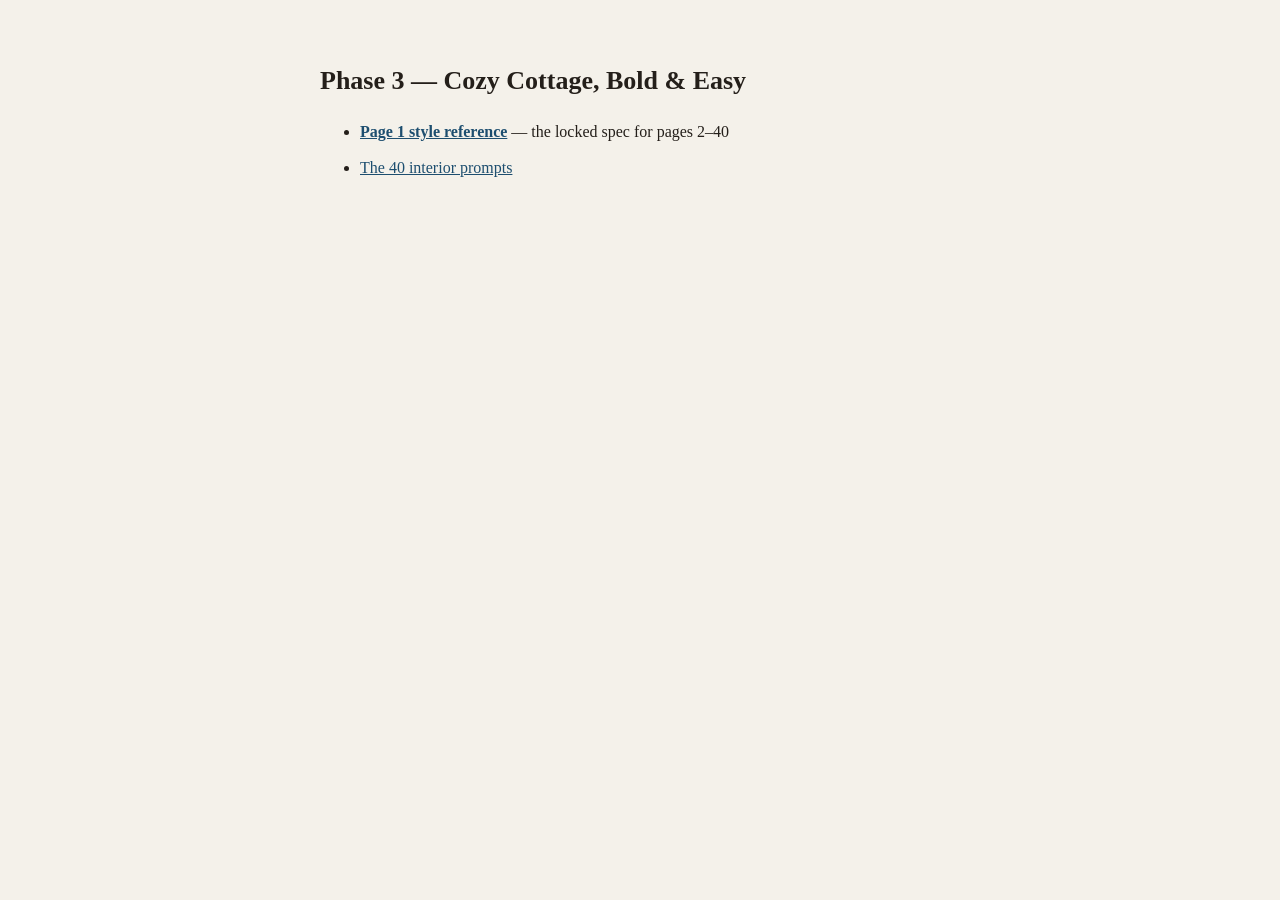
<file: kdp/cozy-cottage/index.html>
<!doctype html><meta charset="utf-8"><title>Phase 3 - Cozy Cottage</title>
<style>body{font:16px/1.6 Georgia,serif;background:#f4f1ea;color:#241f1a;max-width:640px;margin:60px auto;padding:0 20px}
a{color:#1d4e6f}h1{font-size:26px}li{margin:10px 0}</style>
<h1>Phase 3 &mdash; Cozy Cottage, Bold &amp; Easy</h1>
<ul>
<li><a href="phase3-style-reference.html"><b>Page 1 style reference</b></a> &mdash; the locked spec for pages 2&ndash;40</li>
<li><a href="phase3-interior-prompts.html">The 40 interior prompts</a></li>
</ul>
</file>
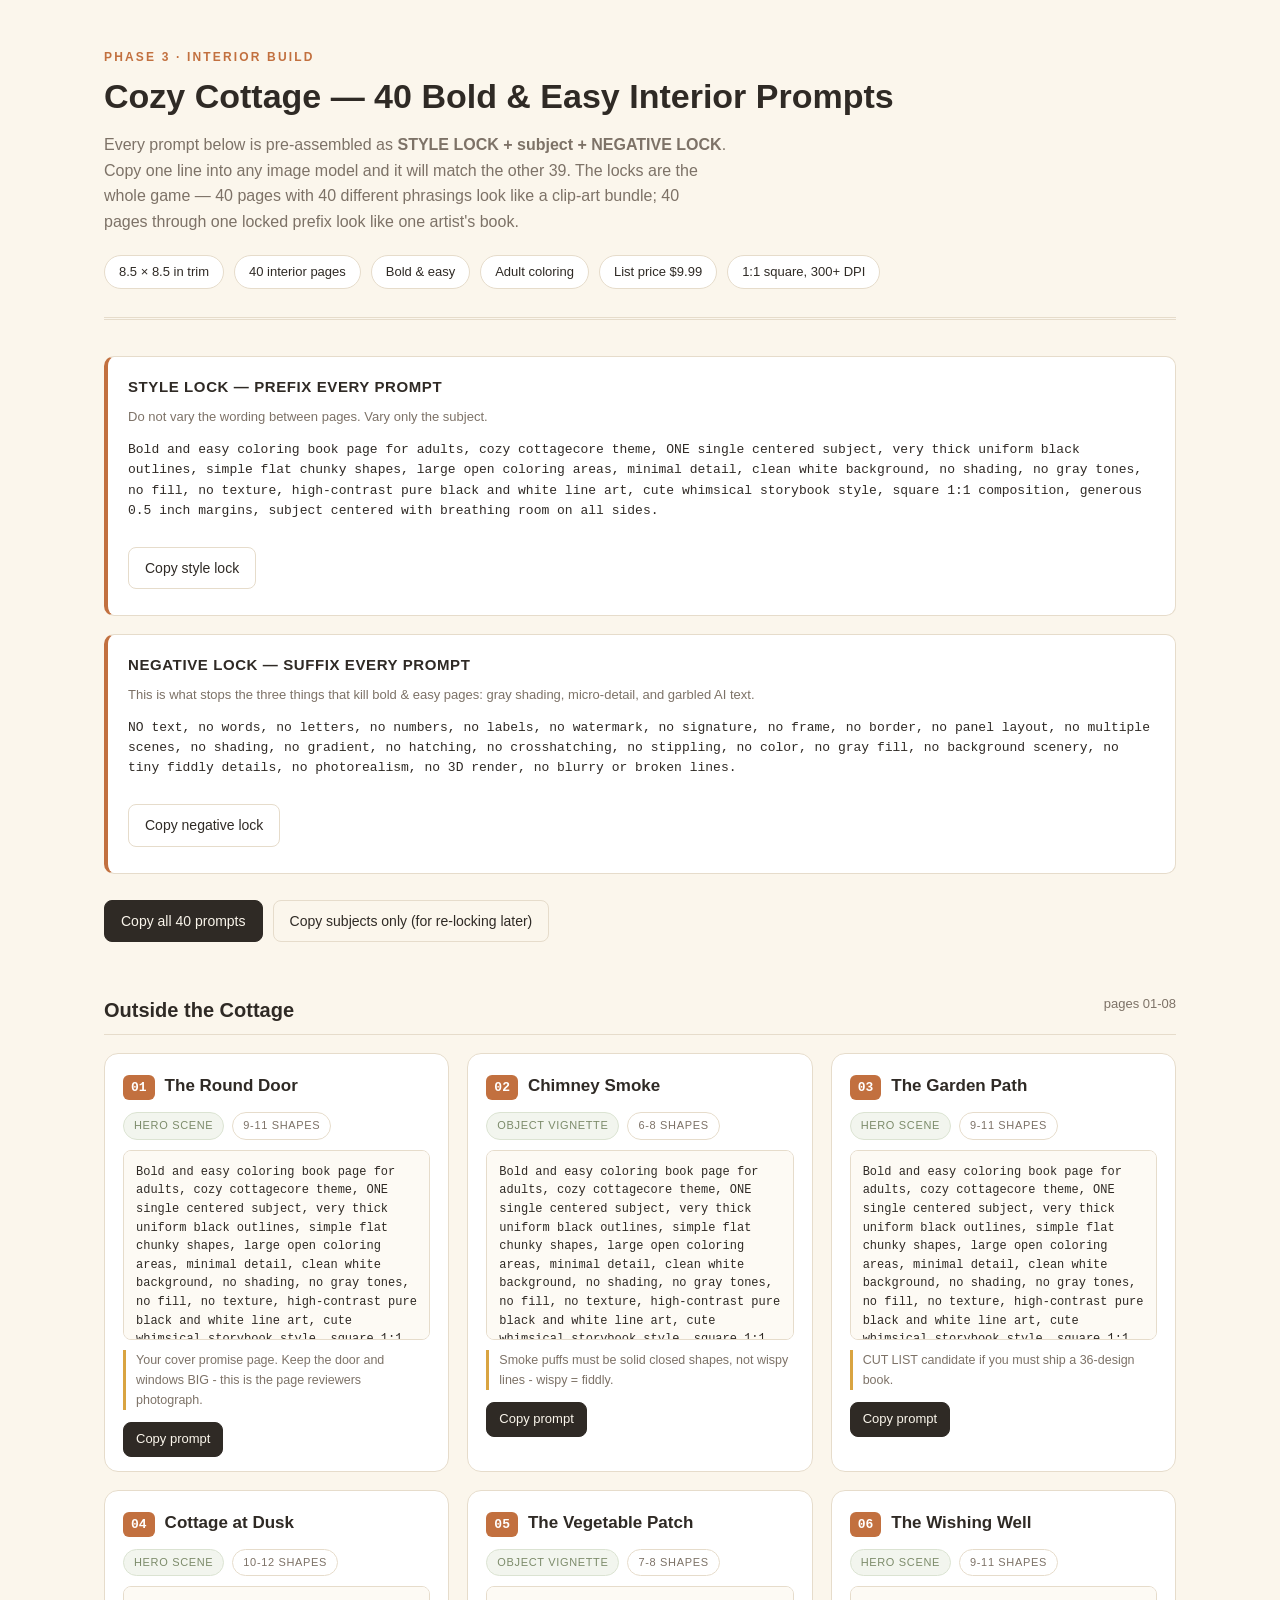
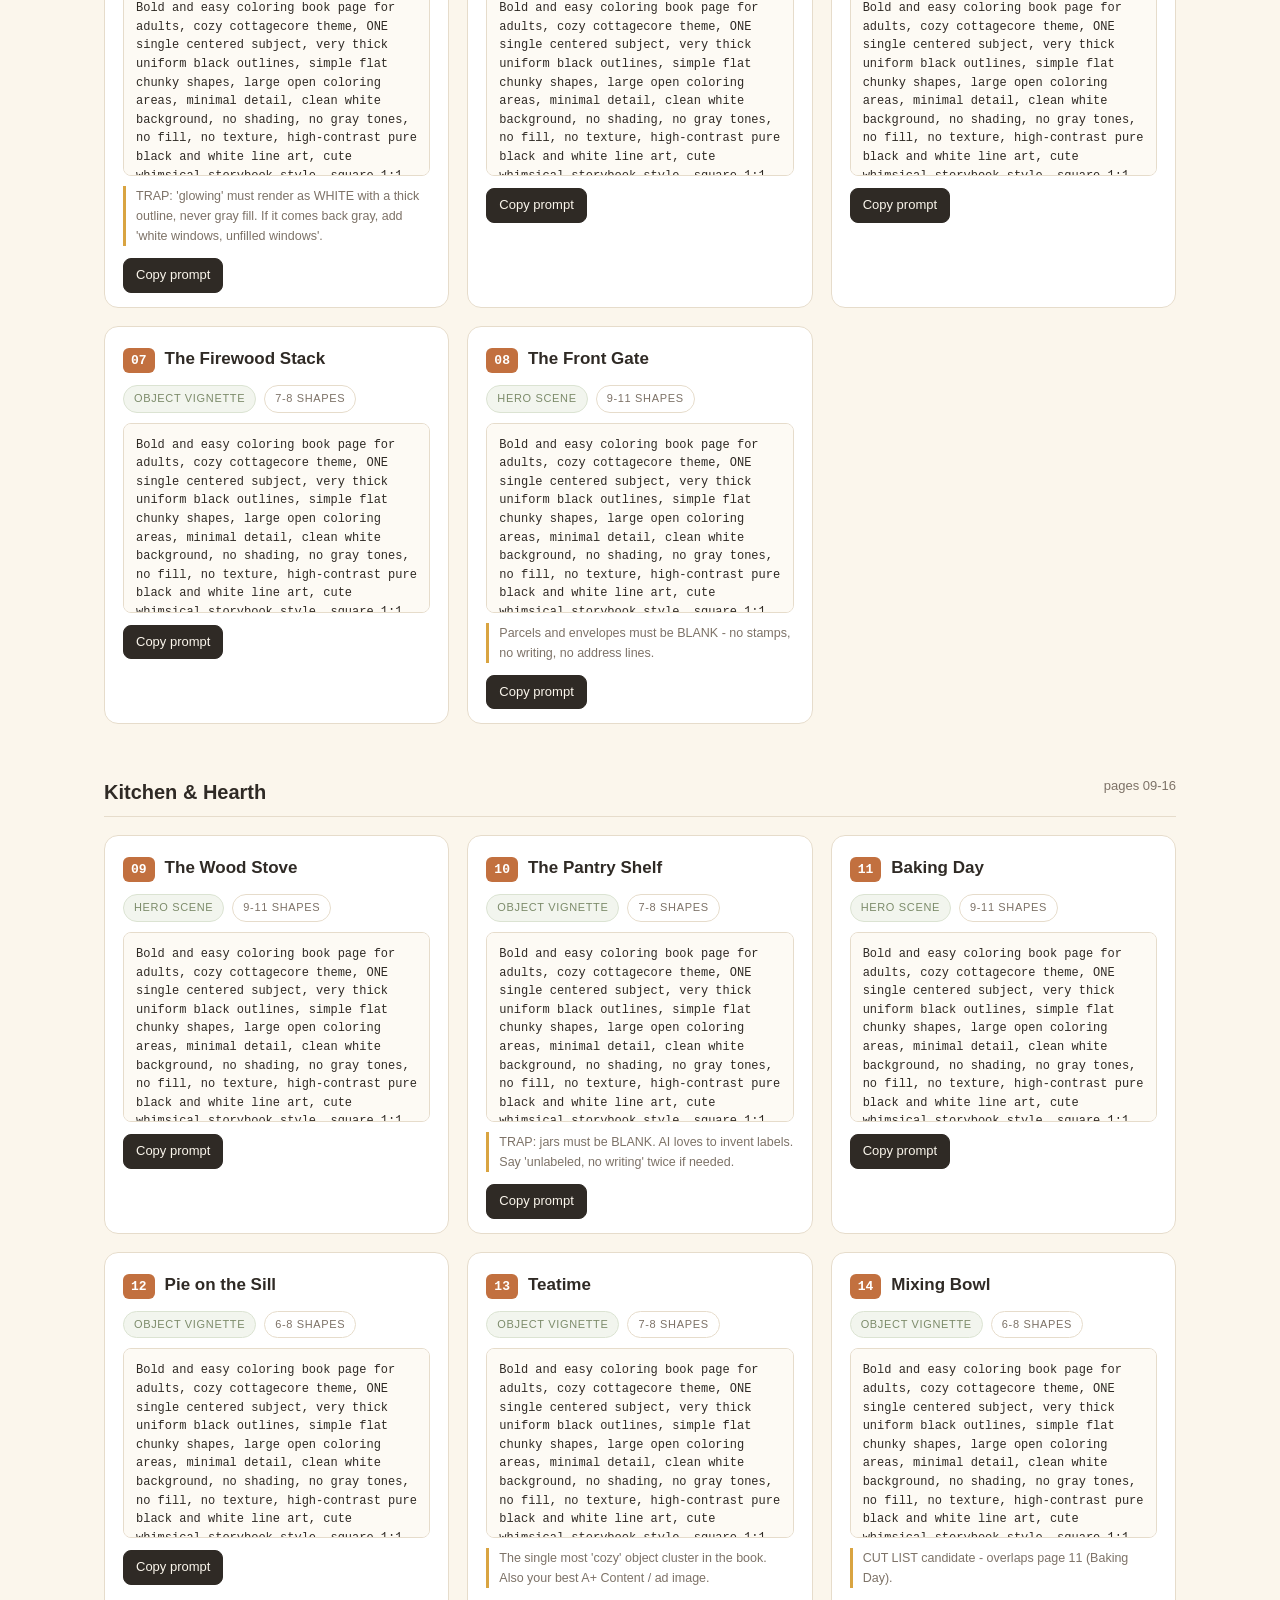
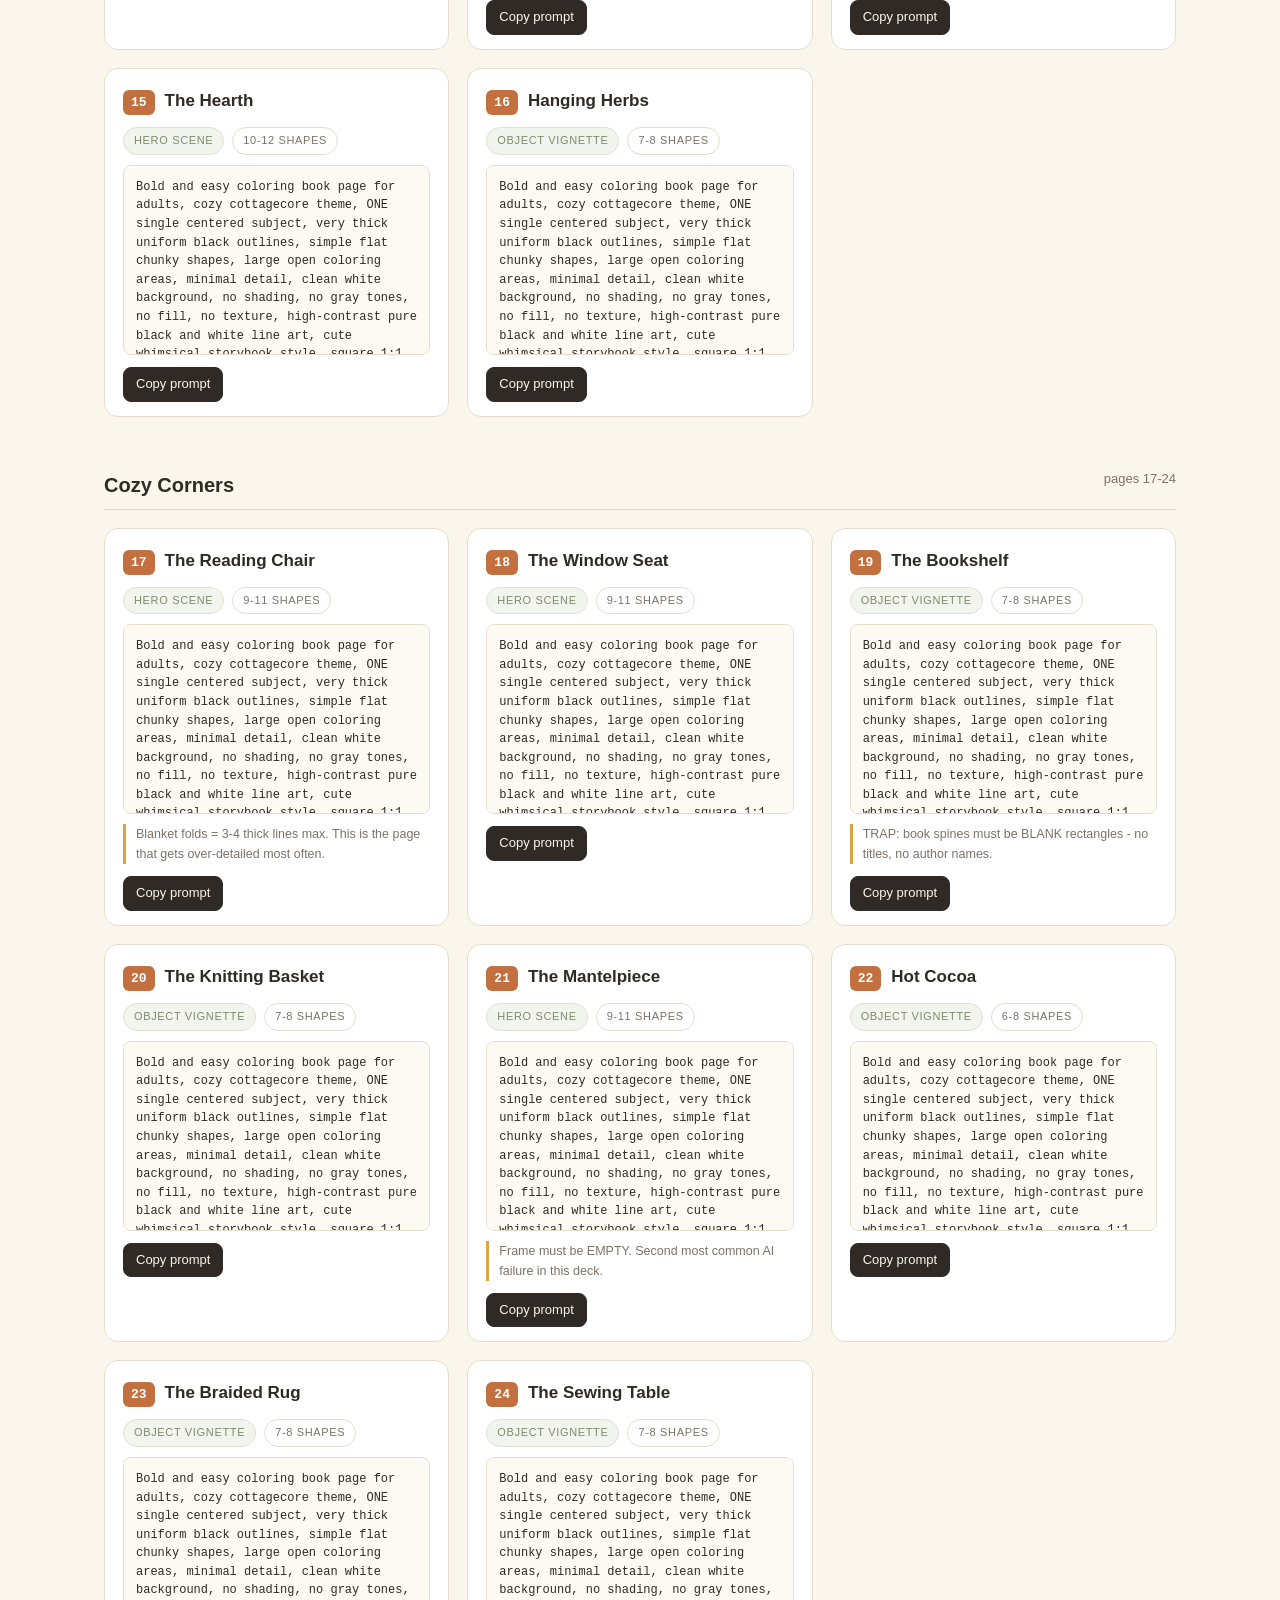
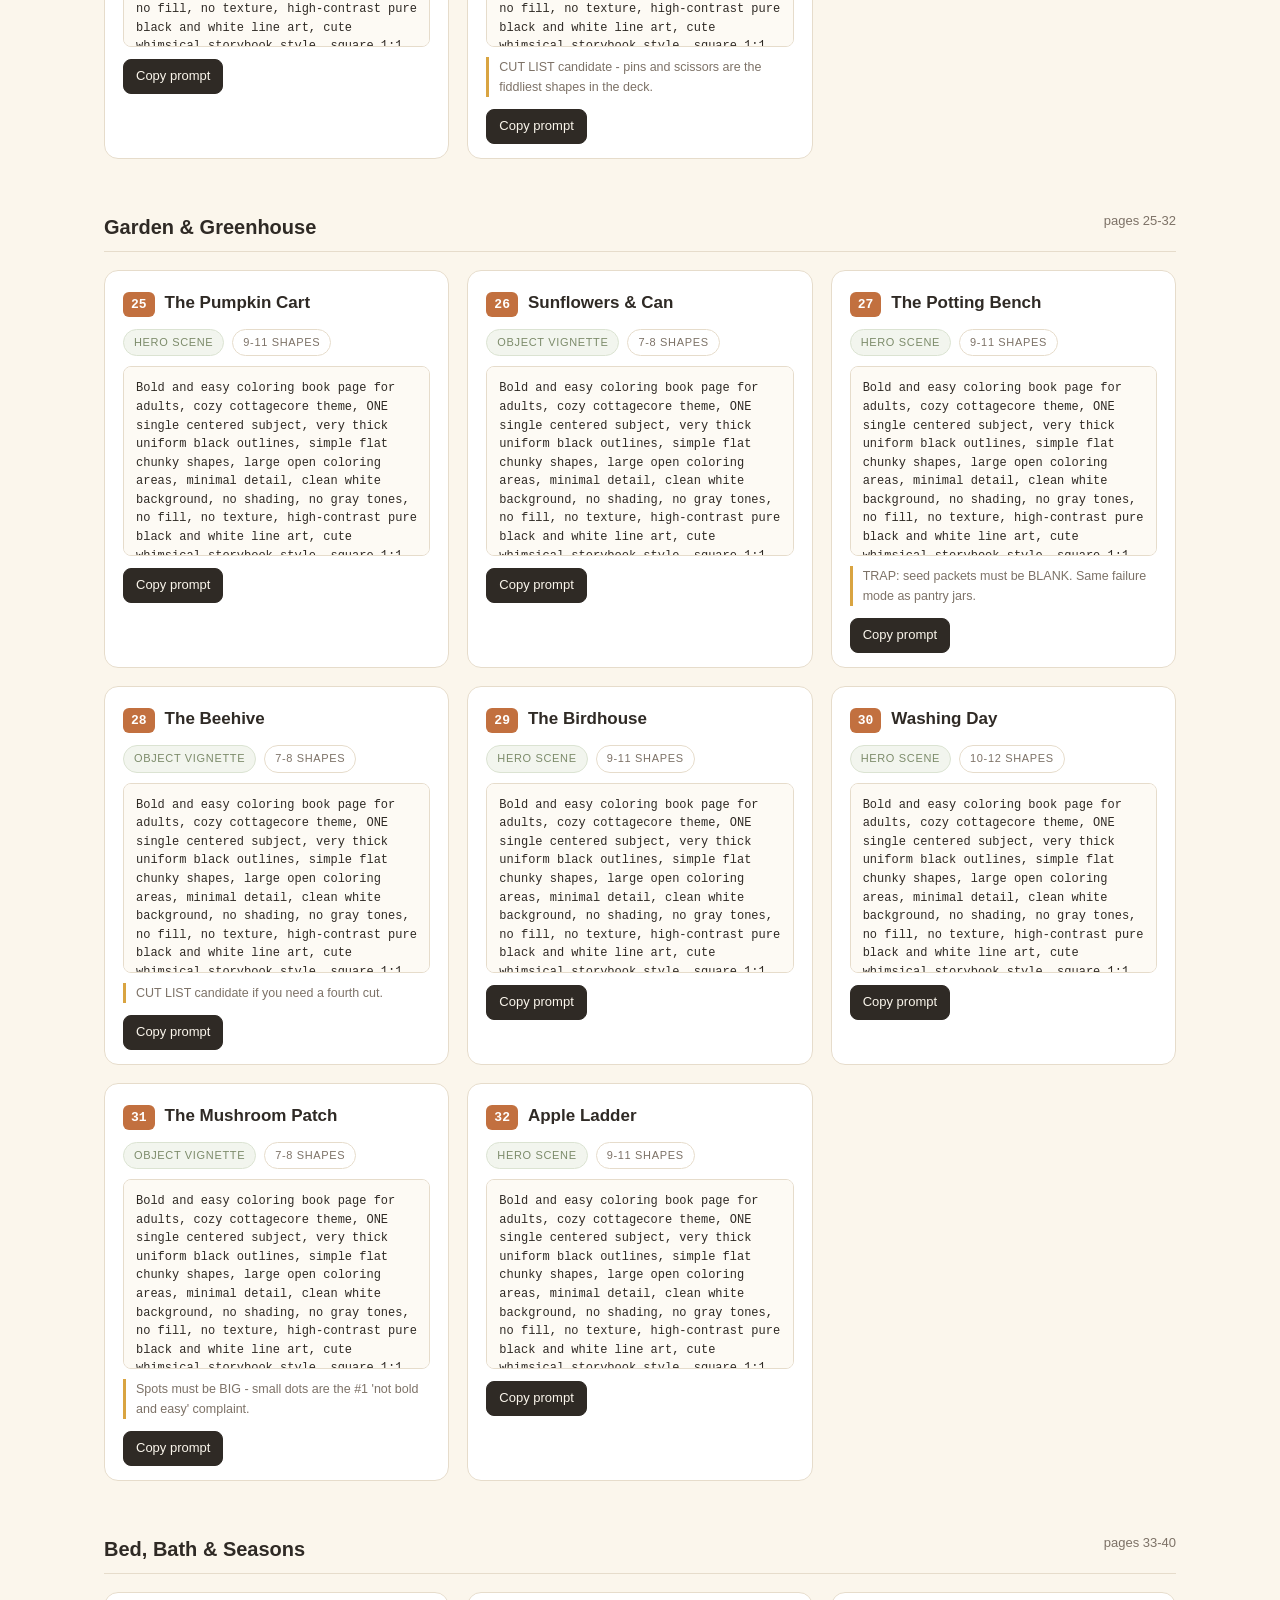
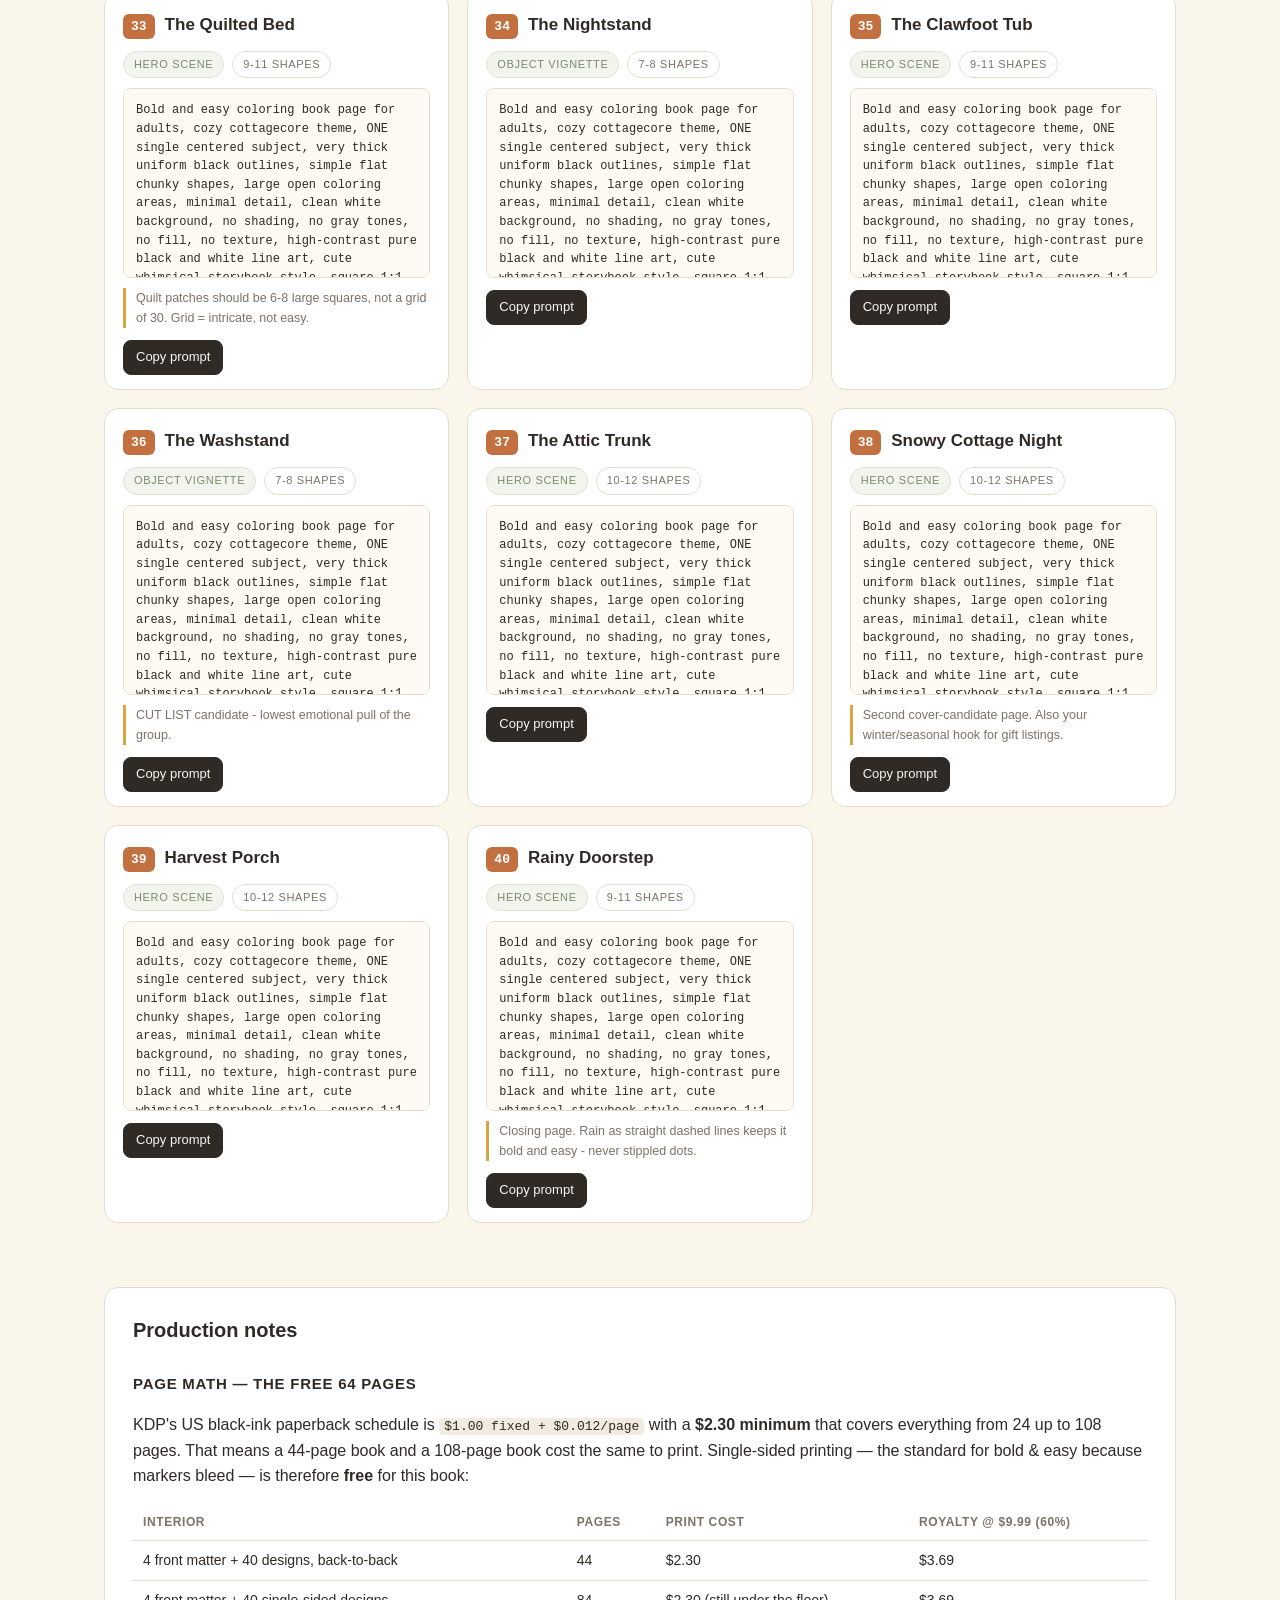
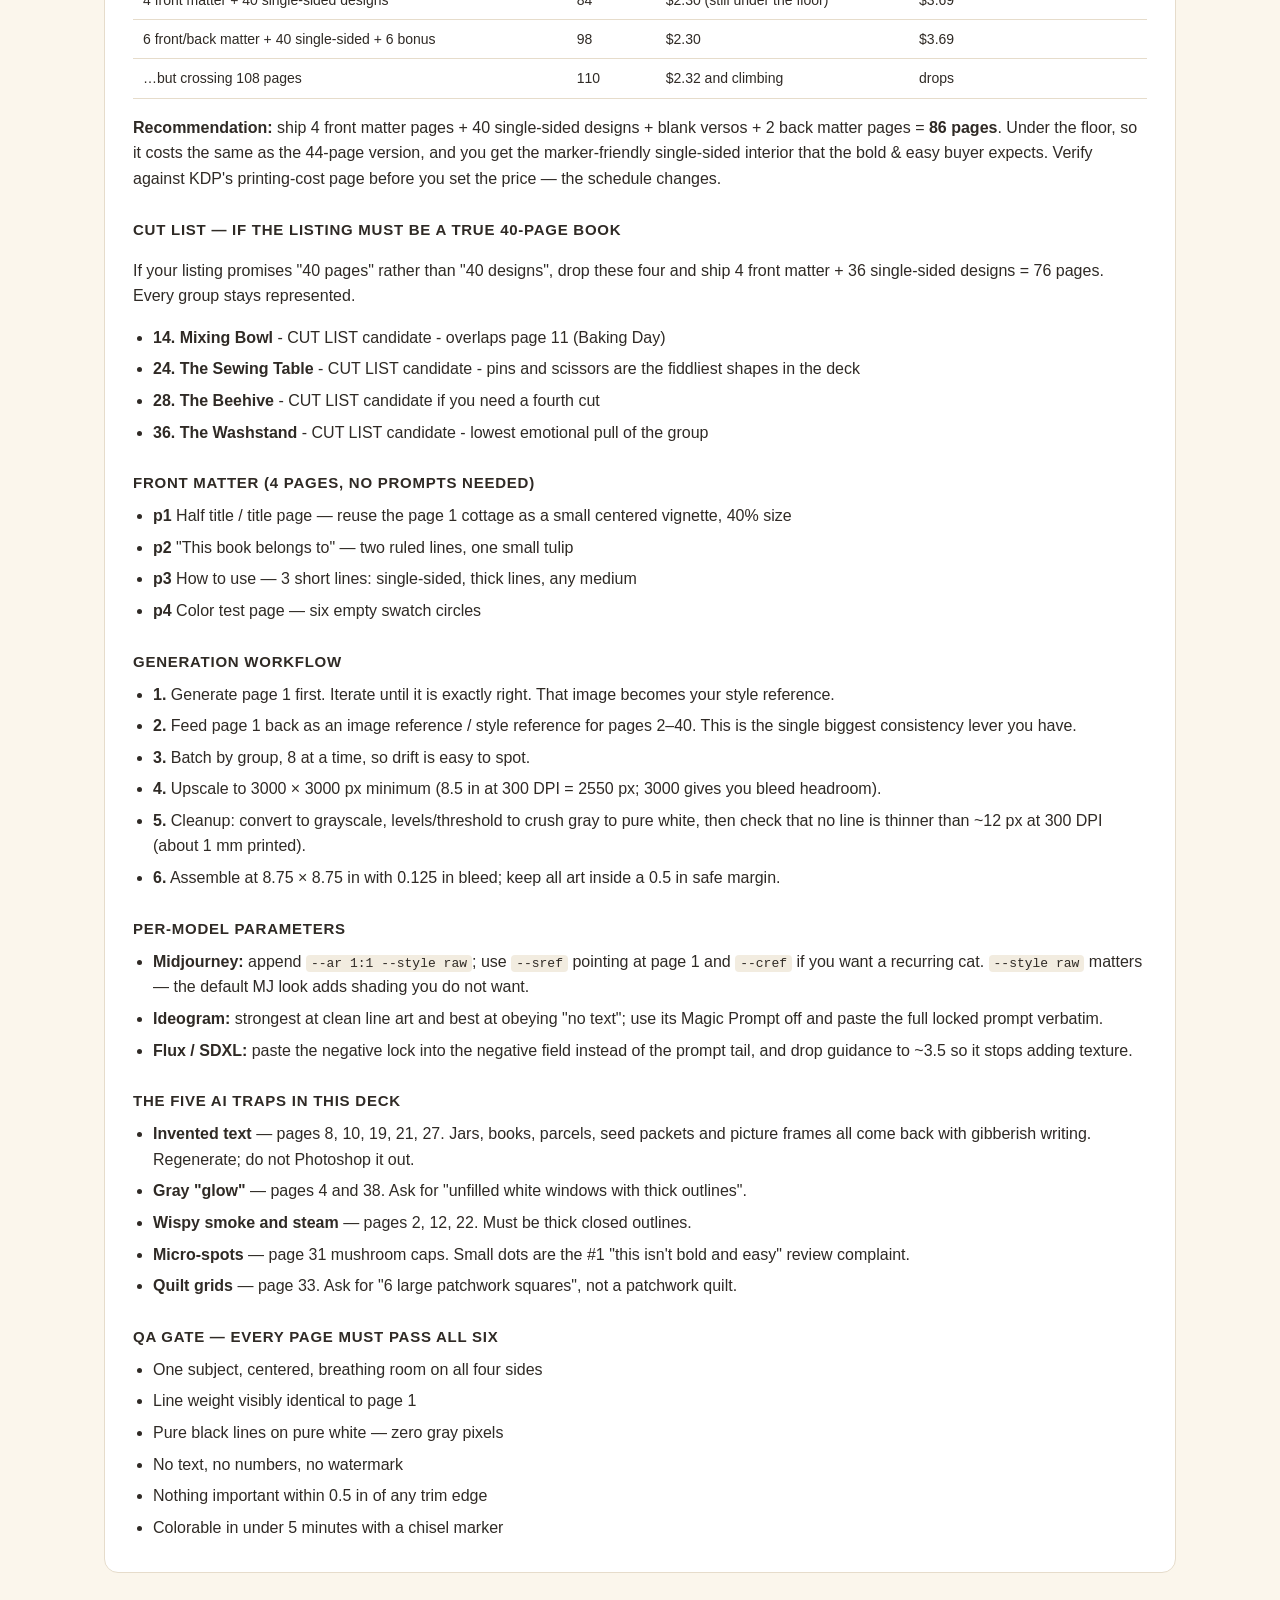
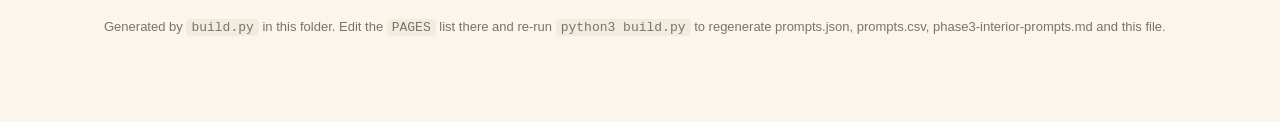
<file: kdp/cozy-cottage/phase3-interior-prompts.html>
<!doctype html>
<html lang="en">
<head>
<meta charset="utf-8">
<meta name="viewport" content="width=device-width, initial-scale=1">
<title>Phase 3 - Cozy Cottage Interior Prompt Deck</title>
<style>
  :root {
    --paper:#fbf6ec; --ink:#2f2a25; --muted:#7d7267; --line:#e6dccb;
    --terra:#c2703f; --sage:#7c8b6a; --gold:#d9a441;
  }
  * { box-sizing:border-box; }
  body {
    margin:0; background:var(--paper); color:var(--ink);
    font:16px/1.6 ui-sans-serif,-apple-system,"Segoe UI",Roboto,Helvetica,Arial,sans-serif;
  }
  .wrap { max-width:1120px; margin:0 auto; padding:48px 24px 96px; }
  header.top { border-bottom:3px double var(--line); padding-bottom:28px; margin-bottom:36px; }
  .kicker { letter-spacing:.18em; text-transform:uppercase; font-size:12px; color:var(--terra); font-weight:700; }
  h1 { font-size:34px; line-height:1.15; margin:10px 0 12px; }
  .sub { color:var(--muted); max-width:70ch; }
  .specs { display:flex; flex-wrap:wrap; gap:10px; margin-top:20px; }
  .spec { background:#fff; border:1px solid var(--line); border-radius:999px; padding:6px 14px; font-size:13px; }
  .lock { background:#fff; border:1px solid var(--line); border-left:4px solid var(--terra);
           border-radius:10px; padding:18px 20px; margin:18px 0; }
  .lock h2 { margin:0 0 8px; font-size:15px; letter-spacing:.04em; text-transform:uppercase; }
  .lock p { margin:0 0 12px; font-size:13px; color:var(--muted); }
  .lock pre { margin:0; white-space:pre-wrap; font:13px/1.55 ui-monospace,SFMono-Regular,Menlo,monospace; }
  .bar { display:flex; gap:10px; flex-wrap:wrap; margin:26px 0 8px; }
  button {
    font:inherit; font-size:14px; cursor:pointer; border-radius:8px; padding:9px 16px;
    border:1px solid var(--ink); background:var(--ink); color:var(--paper);
  }
  button.ghost { background:transparent; color:var(--ink); border-color:var(--line); }
  button.ghost:hover { border-color:var(--ink); }
  h2.group {
    font-size:20px; margin:52px 0 18px; padding-bottom:8px; border-bottom:1px solid var(--line);
    scroll-margin-top:20px;
  }
  h2.group span { float:right; font-size:13px; color:var(--muted); font-weight:400; }
  .grid { display:grid; grid-template-columns:repeat(auto-fill,minmax(330px,1fr)); gap:18px; }
  .card { background:#fff; border:1px solid var(--line); border-radius:14px; padding:18px 18px 14px; }
  .card header { display:flex; align-items:baseline; gap:10px; }
  .num { font:700 13px/1 ui-monospace,monospace; color:#fff; background:var(--terra);
          border-radius:6px; padding:6px 8px; }
  .card h3 { margin:0; font-size:17px; }
  .meta { display:flex; gap:8px; margin:12px 0 10px; }
  .chip { font-size:11px; text-transform:uppercase; letter-spacing:.06em; border-radius:999px;
           padding:4px 10px; border:1px solid var(--line); color:var(--muted); }
  .chip.t { background:#f2f5ee; border-color:#dbe3d2; color:var(--sage); }
  .card pre {
    margin:0; max-height:190px; overflow:auto; background:#fdfaf4; border:1px solid var(--line);
    border-radius:8px; padding:12px; font:12px/1.55 ui-monospace,SFMono-Regular,Menlo,monospace;
    white-space:pre-wrap; word-break:break-word;
  }
  .note { font-size:12.5px; color:var(--muted); margin:10px 0 0; border-left:3px solid var(--gold);
           padding-left:10px; }
  .row { display:flex; align-items:center; gap:10px; margin-top:12px; }
  .row button { padding:6px 12px; font-size:13px; }
  .ok { font-size:12px; color:var(--sage); opacity:0; transition:opacity .2s; }
  .ok.on { opacity:1; }
  section.notes { margin-top:64px; background:#fff; border:1px solid var(--line);
                   border-radius:14px; padding:26px 28px; }
  section.notes h2 { margin-top:0; font-size:20px; }
  section.notes h3 { font-size:15px; margin:26px 0 8px; text-transform:uppercase; letter-spacing:.05em; }
  section.notes ul { margin:0; padding-left:20px; }
  section.notes li { margin:6px 0; }
  table { border-collapse:collapse; width:100%; margin-top:10px; font-size:14px; }
  th,td { border-bottom:1px solid var(--line); text-align:left; padding:8px 10px; }
  th { font-size:12px; text-transform:uppercase; letter-spacing:.05em; color:var(--muted); }
  code { background:#f2ece0; padding:1px 5px; border-radius:4px; font-size:13px; }
  footer { margin-top:44px; color:var(--muted); font-size:13px; }
</style>
</head>
<body>
<div class="wrap">

<header class="top">
  <div class="kicker">Phase 3 &middot; Interior build</div>
  <h1>Cozy Cottage &mdash; 40 Bold &amp; Easy Interior Prompts</h1>
  <p class="sub">Every prompt below is pre-assembled as <b>STYLE&nbsp;LOCK + subject + NEGATIVE&nbsp;LOCK</b>.
  Copy one line into any image model and it will match the other 39. The locks are the whole game &mdash;
  40 pages with 40 different phrasings look like a clip-art bundle; 40 pages through one locked
  prefix look like one artist's book.</p>
  <div class="specs">
    <span class="spec">8.5 &times; 8.5 in trim</span>
    <span class="spec">40 interior pages</span>
    <span class="spec">Bold &amp; easy</span>
    <span class="spec">Adult coloring</span>
    <span class="spec">List price $9.99</span>
    <span class="spec">1:1 square, 300+ DPI</span>
  </div>
</header>

<div class="lock">
  <h2>Style lock &mdash; prefix every prompt</h2>
  <p>Do not vary the wording between pages. Vary only the subject.</p>
  <pre id="styleLock">Bold and easy coloring book page for adults, cozy cottagecore theme, ONE single centered subject, very thick uniform black outlines, simple flat chunky shapes, large open coloring areas, minimal detail, clean white background, no shading, no gray tones, no fill, no texture, high-contrast pure black and white line art, cute whimsical storybook style, square 1:1 composition, generous 0.5 inch margins, subject centered with breathing room on all sides.</pre>
  <div class="bar"><button class="ghost" data-copy="#styleLock">Copy style lock</button></div>
</div>

<div class="lock">
  <h2>Negative lock &mdash; suffix every prompt</h2>
  <p>This is what stops the three things that kill bold &amp; easy pages: gray shading, micro-detail, and garbled AI text.</p>
  <pre id="negLock">NO text, no words, no letters, no numbers, no labels, no watermark, no signature, no frame, no border, no panel layout, no multiple scenes, no shading, no gradient, no hatching, no crosshatching, no stippling, no color, no gray fill, no background scenery, no tiny fiddly details, no photorealism, no 3D render, no blurry or broken lines.</pre>
  <div class="bar"><button class="ghost" data-copy="#negLock">Copy negative lock</button></div>
</div>

<div class="bar">
  <button id="copyAll">Copy all 40 prompts</button>
  <button class="ghost" id="copySubjects">Copy subjects only (for re-locking later)</button>
  <span class="ok" id="allOk">Copied</span>
</div>

<h2 class="group" id="g1">Outside the Cottage <span>pages 01-08</span></h2>
<div class="grid">
<article class="card" data-prompt="Bold and easy coloring book page for adults, cozy cottagecore theme, ONE single centered subject, very thick uniform black outlines, simple flat chunky shapes, large open coloring areas, minimal detail, clean white background, no shading, no gray tones, no fill, no texture, high-contrast pure black and white line art, cute whimsical storybook style, square 1:1 composition, generous 0.5 inch margins, subject centered with breathing room on all sides. A small cozy stone cottage front with a round wooden door, two round windows with flower boxes overflowing with tulips, a curved stone step, a lantern hanging beside the door, and three flat stepping stones leading up to it. NO text, no words, no letters, no numbers, no labels, no watermark, no signature, no frame, no border, no panel layout, no multiple scenes, no shading, no gradient, no hatching, no crosshatching, no stippling, no color, no gray fill, no background scenery, no tiny fiddly details, no photorealism, no 3D render, no blurry or broken lines.">
  <header>
    <span class="num">01</span>
    <h3>The Round Door</h3>
  </header>
  <div class="meta"><span class="chip t">Hero scene</span><span class="chip s">9-11 shapes</span></div>
  <pre>Bold and easy coloring book page for adults, cozy cottagecore theme, ONE single centered subject, very thick uniform black outlines, simple flat chunky shapes, large open coloring areas, minimal detail, clean white background, no shading, no gray tones, no fill, no texture, high-contrast pure black and white line art, cute whimsical storybook style, square 1:1 composition, generous 0.5 inch margins, subject centered with breathing room on all sides. A small cozy stone cottage front with a round wooden door, two round windows with flower boxes overflowing with tulips, a curved stone step, a lantern hanging beside the door, and three flat stepping stones leading up to it. NO text, no words, no letters, no numbers, no labels, no watermark, no signature, no frame, no border, no panel layout, no multiple scenes, no shading, no gradient, no hatching, no crosshatching, no stippling, no color, no gray fill, no background scenery, no tiny fiddly details, no photorealism, no 3D render, no blurry or broken lines.</pre>
  <p class="note">Your cover promise page. Keep the door and windows BIG - this is the page reviewers photograph.</p>
  <div class="row"><button class="copy">Copy prompt</button><span class="ok">Copied</span></div>
</article>
<article class="card" data-prompt="Bold and easy coloring book page for adults, cozy cottagecore theme, ONE single centered subject, very thick uniform black outlines, simple flat chunky shapes, large open coloring areas, minimal detail, clean white background, no shading, no gray tones, no fill, no texture, high-contrast pure black and white line art, cute whimsical storybook style, square 1:1 composition, generous 0.5 inch margins, subject centered with breathing room on all sides. A cottage rooftop corner with a stone chimney and three big curling puffs of smoke rising from it, three simple swallows in flight, and a weather vane on the ridge. NO text, no words, no letters, no numbers, no labels, no watermark, no signature, no frame, no border, no panel layout, no multiple scenes, no shading, no gradient, no hatching, no crosshatching, no stippling, no color, no gray fill, no background scenery, no tiny fiddly details, no photorealism, no 3D render, no blurry or broken lines.">
  <header>
    <span class="num">02</span>
    <h3>Chimney Smoke</h3>
  </header>
  <div class="meta"><span class="chip t">Object vignette</span><span class="chip s">6-8 shapes</span></div>
  <pre>Bold and easy coloring book page for adults, cozy cottagecore theme, ONE single centered subject, very thick uniform black outlines, simple flat chunky shapes, large open coloring areas, minimal detail, clean white background, no shading, no gray tones, no fill, no texture, high-contrast pure black and white line art, cute whimsical storybook style, square 1:1 composition, generous 0.5 inch margins, subject centered with breathing room on all sides. A cottage rooftop corner with a stone chimney and three big curling puffs of smoke rising from it, three simple swallows in flight, and a weather vane on the ridge. NO text, no words, no letters, no numbers, no labels, no watermark, no signature, no frame, no border, no panel layout, no multiple scenes, no shading, no gradient, no hatching, no crosshatching, no stippling, no color, no gray fill, no background scenery, no tiny fiddly details, no photorealism, no 3D render, no blurry or broken lines.</pre>
  <p class="note">Smoke puffs must be solid closed shapes, not wispy lines - wispy = fiddly.</p>
  <div class="row"><button class="copy">Copy prompt</button><span class="ok">Copied</span></div>
</article>
<article class="card" data-prompt="Bold and easy coloring book page for adults, cozy cottagecore theme, ONE single centered subject, very thick uniform black outlines, simple flat chunky shapes, large open coloring areas, minimal detail, clean white background, no shading, no gray tones, no fill, no texture, high-contrast pure black and white line art, cute whimsical storybook style, square 1:1 composition, generous 0.5 inch margins, subject centered with breathing room on all sides. A winding stone path through grass with a tall lantern on a post beside it, three toadstool mushrooms, a small watering can set down on the path, and two butterflies. NO text, no words, no letters, no numbers, no labels, no watermark, no signature, no frame, no border, no panel layout, no multiple scenes, no shading, no gradient, no hatching, no crosshatching, no stippling, no color, no gray fill, no background scenery, no tiny fiddly details, no photorealism, no 3D render, no blurry or broken lines.">
  <header>
    <span class="num">03</span>
    <h3>The Garden Path</h3>
  </header>
  <div class="meta"><span class="chip t">Hero scene</span><span class="chip s">9-11 shapes</span></div>
  <pre>Bold and easy coloring book page for adults, cozy cottagecore theme, ONE single centered subject, very thick uniform black outlines, simple flat chunky shapes, large open coloring areas, minimal detail, clean white background, no shading, no gray tones, no fill, no texture, high-contrast pure black and white line art, cute whimsical storybook style, square 1:1 composition, generous 0.5 inch margins, subject centered with breathing room on all sides. A winding stone path through grass with a tall lantern on a post beside it, three toadstool mushrooms, a small watering can set down on the path, and two butterflies. NO text, no words, no letters, no numbers, no labels, no watermark, no signature, no frame, no border, no panel layout, no multiple scenes, no shading, no gradient, no hatching, no crosshatching, no stippling, no color, no gray fill, no background scenery, no tiny fiddly details, no photorealism, no 3D render, no blurry or broken lines.</pre>
  <p class="note">CUT LIST candidate if you must ship a 36-design book.</p>
  <div class="row"><button class="copy">Copy prompt</button><span class="ok">Copied</span></div>
</article>
<article class="card" data-prompt="Bold and easy coloring book page for adults, cozy cottagecore theme, ONE single centered subject, very thick uniform black outlines, simple flat chunky shapes, large open coloring areas, minimal detail, clean white background, no shading, no gray tones, no fill, no texture, high-contrast pure black and white line art, cute whimsical storybook style, square 1:1 composition, generous 0.5 inch margins, subject centered with breathing room on all sides. A cozy cottage at night with four warm glowing square windows, a lantern lit beside the door, five fireflies drawn as simple dots with tiny wings, and a crescent moon with four stars. NO text, no words, no letters, no numbers, no labels, no watermark, no signature, no frame, no border, no panel layout, no multiple scenes, no shading, no gradient, no hatching, no crosshatching, no stippling, no color, no gray fill, no background scenery, no tiny fiddly details, no photorealism, no 3D render, no blurry or broken lines.">
  <header>
    <span class="num">04</span>
    <h3>Cottage at Dusk</h3>
  </header>
  <div class="meta"><span class="chip t">Hero scene</span><span class="chip s">10-12 shapes</span></div>
  <pre>Bold and easy coloring book page for adults, cozy cottagecore theme, ONE single centered subject, very thick uniform black outlines, simple flat chunky shapes, large open coloring areas, minimal detail, clean white background, no shading, no gray tones, no fill, no texture, high-contrast pure black and white line art, cute whimsical storybook style, square 1:1 composition, generous 0.5 inch margins, subject centered with breathing room on all sides. A cozy cottage at night with four warm glowing square windows, a lantern lit beside the door, five fireflies drawn as simple dots with tiny wings, and a crescent moon with four stars. NO text, no words, no letters, no numbers, no labels, no watermark, no signature, no frame, no border, no panel layout, no multiple scenes, no shading, no gradient, no hatching, no crosshatching, no stippling, no color, no gray fill, no background scenery, no tiny fiddly details, no photorealism, no 3D render, no blurry or broken lines.</pre>
  <p class="note">TRAP: &#x27;glowing&#x27; must render as WHITE with a thick outline, never gray fill. If it comes back gray, add &#x27;white windows, unfilled windows&#x27;.</p>
  <div class="row"><button class="copy">Copy prompt</button><span class="ok">Copied</span></div>
</article>
<article class="card" data-prompt="Bold and easy coloring book page for adults, cozy cottagecore theme, ONE single centered subject, very thick uniform black outlines, simple flat chunky shapes, large open coloring areas, minimal detail, clean white background, no shading, no gray tones, no fill, no texture, high-contrast pure black and white line art, cute whimsical storybook style, square 1:1 composition, generous 0.5 inch margins, subject centered with breathing room on all sides. A raised garden bed with three carrots with leafy tops, two cabbages, a trowel stuck in the soil, and a watering can resting on the edge of the bed. NO text, no words, no letters, no numbers, no labels, no watermark, no signature, no frame, no border, no panel layout, no multiple scenes, no shading, no gradient, no hatching, no crosshatching, no stippling, no color, no gray fill, no background scenery, no tiny fiddly details, no photorealism, no 3D render, no blurry or broken lines.">
  <header>
    <span class="num">05</span>
    <h3>The Vegetable Patch</h3>
  </header>
  <div class="meta"><span class="chip t">Object vignette</span><span class="chip s">7-8 shapes</span></div>
  <pre>Bold and easy coloring book page for adults, cozy cottagecore theme, ONE single centered subject, very thick uniform black outlines, simple flat chunky shapes, large open coloring areas, minimal detail, clean white background, no shading, no gray tones, no fill, no texture, high-contrast pure black and white line art, cute whimsical storybook style, square 1:1 composition, generous 0.5 inch margins, subject centered with breathing room on all sides. A raised garden bed with three carrots with leafy tops, two cabbages, a trowel stuck in the soil, and a watering can resting on the edge of the bed. NO text, no words, no letters, no numbers, no labels, no watermark, no signature, no frame, no border, no panel layout, no multiple scenes, no shading, no gradient, no hatching, no crosshatching, no stippling, no color, no gray fill, no background scenery, no tiny fiddly details, no photorealism, no 3D render, no blurry or broken lines.</pre>
  
  <div class="row"><button class="copy">Copy prompt</button><span class="ok">Copied</span></div>
</article>
<article class="card" data-prompt="Bold and easy coloring book page for adults, cozy cottagecore theme, ONE single centered subject, very thick uniform black outlines, simple flat chunky shapes, large open coloring areas, minimal detail, clean white background, no shading, no gray tones, no fill, no texture, high-contrast pure black and white line art, cute whimsical storybook style, square 1:1 composition, generous 0.5 inch margins, subject centered with breathing room on all sides. An old stone well with a shingled roof, a bucket hanging from a rope over a pulley, ivy climbing one side, and five simple flowers growing at its base. NO text, no words, no letters, no numbers, no labels, no watermark, no signature, no frame, no border, no panel layout, no multiple scenes, no shading, no gradient, no hatching, no crosshatching, no stippling, no color, no gray fill, no background scenery, no tiny fiddly details, no photorealism, no 3D render, no blurry or broken lines.">
  <header>
    <span class="num">06</span>
    <h3>The Wishing Well</h3>
  </header>
  <div class="meta"><span class="chip t">Hero scene</span><span class="chip s">9-11 shapes</span></div>
  <pre>Bold and easy coloring book page for adults, cozy cottagecore theme, ONE single centered subject, very thick uniform black outlines, simple flat chunky shapes, large open coloring areas, minimal detail, clean white background, no shading, no gray tones, no fill, no texture, high-contrast pure black and white line art, cute whimsical storybook style, square 1:1 composition, generous 0.5 inch margins, subject centered with breathing room on all sides. An old stone well with a shingled roof, a bucket hanging from a rope over a pulley, ivy climbing one side, and five simple flowers growing at its base. NO text, no words, no letters, no numbers, no labels, no watermark, no signature, no frame, no border, no panel layout, no multiple scenes, no shading, no gradient, no hatching, no crosshatching, no stippling, no color, no gray fill, no background scenery, no tiny fiddly details, no photorealism, no 3D render, no blurry or broken lines.</pre>
  
  <div class="row"><button class="copy">Copy prompt</button><span class="ok">Copied</span></div>
</article>
<article class="card" data-prompt="Bold and easy coloring book page for adults, cozy cottagecore theme, ONE single centered subject, very thick uniform black outlines, simple flat chunky shapes, large open coloring areas, minimal detail, clean white background, no shading, no gray tones, no fill, no texture, high-contrast pure black and white line art, cute whimsical storybook style, square 1:1 composition, generous 0.5 inch margins, subject centered with breathing room on all sides. A neat stack of split logs against a cottage wall, a round chopping stump with an axe stuck into it, and a curious squirrel holding an acorn on top of the stump. NO text, no words, no letters, no numbers, no labels, no watermark, no signature, no frame, no border, no panel layout, no multiple scenes, no shading, no gradient, no hatching, no crosshatching, no stippling, no color, no gray fill, no background scenery, no tiny fiddly details, no photorealism, no 3D render, no blurry or broken lines.">
  <header>
    <span class="num">07</span>
    <h3>The Firewood Stack</h3>
  </header>
  <div class="meta"><span class="chip t">Object vignette</span><span class="chip s">7-8 shapes</span></div>
  <pre>Bold and easy coloring book page for adults, cozy cottagecore theme, ONE single centered subject, very thick uniform black outlines, simple flat chunky shapes, large open coloring areas, minimal detail, clean white background, no shading, no gray tones, no fill, no texture, high-contrast pure black and white line art, cute whimsical storybook style, square 1:1 composition, generous 0.5 inch margins, subject centered with breathing room on all sides. A neat stack of split logs against a cottage wall, a round chopping stump with an axe stuck into it, and a curious squirrel holding an acorn on top of the stump. NO text, no words, no letters, no numbers, no labels, no watermark, no signature, no frame, no border, no panel layout, no multiple scenes, no shading, no gradient, no hatching, no crosshatching, no stippling, no color, no gray fill, no background scenery, no tiny fiddly details, no photorealism, no 3D render, no blurry or broken lines.</pre>
  
  <div class="row"><button class="copy">Copy prompt</button><span class="ok">Copied</span></div>
</article>
<article class="card" data-prompt="Bold and easy coloring book page for adults, cozy cottagecore theme, ONE single centered subject, very thick uniform black outlines, simple flat chunky shapes, large open coloring areas, minimal detail, clean white background, no shading, no gray tones, no fill, no texture, high-contrast pure black and white line art, cute whimsical storybook style, square 1:1 composition, generous 0.5 inch margins, subject centered with breathing room on all sides. A white picket garden gate left slightly open with a mailbox on a post beside it, two parcels tied with string resting on the ground, and a small garden gnome with a pointed hat. NO text, no words, no letters, no numbers, no labels, no watermark, no signature, no frame, no border, no panel layout, no multiple scenes, no shading, no gradient, no hatching, no crosshatching, no stippling, no color, no gray fill, no background scenery, no tiny fiddly details, no photorealism, no 3D render, no blurry or broken lines.">
  <header>
    <span class="num">08</span>
    <h3>The Front Gate</h3>
  </header>
  <div class="meta"><span class="chip t">Hero scene</span><span class="chip s">9-11 shapes</span></div>
  <pre>Bold and easy coloring book page for adults, cozy cottagecore theme, ONE single centered subject, very thick uniform black outlines, simple flat chunky shapes, large open coloring areas, minimal detail, clean white background, no shading, no gray tones, no fill, no texture, high-contrast pure black and white line art, cute whimsical storybook style, square 1:1 composition, generous 0.5 inch margins, subject centered with breathing room on all sides. A white picket garden gate left slightly open with a mailbox on a post beside it, two parcels tied with string resting on the ground, and a small garden gnome with a pointed hat. NO text, no words, no letters, no numbers, no labels, no watermark, no signature, no frame, no border, no panel layout, no multiple scenes, no shading, no gradient, no hatching, no crosshatching, no stippling, no color, no gray fill, no background scenery, no tiny fiddly details, no photorealism, no 3D render, no blurry or broken lines.</pre>
  <p class="note">Parcels and envelopes must be BLANK - no stamps, no writing, no address lines.</p>
  <div class="row"><button class="copy">Copy prompt</button><span class="ok">Copied</span></div>
</article>
</div>
<h2 class="group" id="g9">Kitchen &amp; Hearth <span>pages 09-16</span></h2>
<div class="grid">
<article class="card" data-prompt="Bold and easy coloring book page for adults, cozy cottagecore theme, ONE single centered subject, very thick uniform black outlines, simple flat chunky shapes, large open coloring areas, minimal detail, clean white background, no shading, no gray tones, no fill, no texture, high-contrast pure black and white line art, cute whimsical storybook style, square 1:1 composition, generous 0.5 inch margins, subject centered with breathing room on all sides. A cast-iron wood-burning kitchen stove with a round kettle on top, a pot on a second burner, an oven mitt hanging from a hook, and a small pile of firewood stacked beside it. NO text, no words, no letters, no numbers, no labels, no watermark, no signature, no frame, no border, no panel layout, no multiple scenes, no shading, no gradient, no hatching, no crosshatching, no stippling, no color, no gray fill, no background scenery, no tiny fiddly details, no photorealism, no 3D render, no blurry or broken lines.">
  <header>
    <span class="num">09</span>
    <h3>The Wood Stove</h3>
  </header>
  <div class="meta"><span class="chip t">Hero scene</span><span class="chip s">9-11 shapes</span></div>
  <pre>Bold and easy coloring book page for adults, cozy cottagecore theme, ONE single centered subject, very thick uniform black outlines, simple flat chunky shapes, large open coloring areas, minimal detail, clean white background, no shading, no gray tones, no fill, no texture, high-contrast pure black and white line art, cute whimsical storybook style, square 1:1 composition, generous 0.5 inch margins, subject centered with breathing room on all sides. A cast-iron wood-burning kitchen stove with a round kettle on top, a pot on a second burner, an oven mitt hanging from a hook, and a small pile of firewood stacked beside it. NO text, no words, no letters, no numbers, no labels, no watermark, no signature, no frame, no border, no panel layout, no multiple scenes, no shading, no gradient, no hatching, no crosshatching, no stippling, no color, no gray fill, no background scenery, no tiny fiddly details, no photorealism, no 3D render, no blurry or broken lines.</pre>
  
  <div class="row"><button class="copy">Copy prompt</button><span class="ok">Copied</span></div>
</article>
<article class="card" data-prompt="Bold and easy coloring book page for adults, cozy cottagecore theme, ONE single centered subject, very thick uniform black outlines, simple flat chunky shapes, large open coloring areas, minimal detail, clean white background, no shading, no gray tones, no fill, no texture, high-contrast pure black and white line art, cute whimsical storybook style, square 1:1 composition, generous 0.5 inch margins, subject centered with breathing room on all sides. A wooden pantry shelf holding five unlabeled jars of preserves, two tall bottles, a tin can, and a bundle of wheat stalks leaning at one end. NO text, no words, no letters, no numbers, no labels, no watermark, no signature, no frame, no border, no panel layout, no multiple scenes, no shading, no gradient, no hatching, no crosshatching, no stippling, no color, no gray fill, no background scenery, no tiny fiddly details, no photorealism, no 3D render, no blurry or broken lines.">
  <header>
    <span class="num">10</span>
    <h3>The Pantry Shelf</h3>
  </header>
  <div class="meta"><span class="chip t">Object vignette</span><span class="chip s">7-8 shapes</span></div>
  <pre>Bold and easy coloring book page for adults, cozy cottagecore theme, ONE single centered subject, very thick uniform black outlines, simple flat chunky shapes, large open coloring areas, minimal detail, clean white background, no shading, no gray tones, no fill, no texture, high-contrast pure black and white line art, cute whimsical storybook style, square 1:1 composition, generous 0.5 inch margins, subject centered with breathing room on all sides. A wooden pantry shelf holding five unlabeled jars of preserves, two tall bottles, a tin can, and a bundle of wheat stalks leaning at one end. NO text, no words, no letters, no numbers, no labels, no watermark, no signature, no frame, no border, no panel layout, no multiple scenes, no shading, no gradient, no hatching, no crosshatching, no stippling, no color, no gray fill, no background scenery, no tiny fiddly details, no photorealism, no 3D render, no blurry or broken lines.</pre>
  <p class="note">TRAP: jars must be BLANK. AI loves to invent labels. Say &#x27;unlabeled, no writing&#x27; twice if needed.</p>
  <div class="row"><button class="copy">Copy prompt</button><span class="ok">Copied</span></div>
</article>
<article class="card" data-prompt="Bold and easy coloring book page for adults, cozy cottagecore theme, ONE single centered subject, very thick uniform black outlines, simple flat chunky shapes, large open coloring areas, minimal detail, clean white background, no shading, no gray tones, no fill, no texture, high-contrast pure black and white line art, cute whimsical storybook style, square 1:1 composition, generous 0.5 inch margins, subject centered with breathing room on all sides. A kitchen table with a round loaf of bread, a rolling pin, a sack of flour, a mixing bowl, and three eggs resting in a small basket. NO text, no words, no letters, no numbers, no labels, no watermark, no signature, no frame, no border, no panel layout, no multiple scenes, no shading, no gradient, no hatching, no crosshatching, no stippling, no color, no gray fill, no background scenery, no tiny fiddly details, no photorealism, no 3D render, no blurry or broken lines.">
  <header>
    <span class="num">11</span>
    <h3>Baking Day</h3>
  </header>
  <div class="meta"><span class="chip t">Hero scene</span><span class="chip s">9-11 shapes</span></div>
  <pre>Bold and easy coloring book page for adults, cozy cottagecore theme, ONE single centered subject, very thick uniform black outlines, simple flat chunky shapes, large open coloring areas, minimal detail, clean white background, no shading, no gray tones, no fill, no texture, high-contrast pure black and white line art, cute whimsical storybook style, square 1:1 composition, generous 0.5 inch margins, subject centered with breathing room on all sides. A kitchen table with a round loaf of bread, a rolling pin, a sack of flour, a mixing bowl, and three eggs resting in a small basket. NO text, no words, no letters, no numbers, no labels, no watermark, no signature, no frame, no border, no panel layout, no multiple scenes, no shading, no gradient, no hatching, no crosshatching, no stippling, no color, no gray fill, no background scenery, no tiny fiddly details, no photorealism, no 3D render, no blurry or broken lines.</pre>
  
  <div class="row"><button class="copy">Copy prompt</button><span class="ok">Copied</span></div>
</article>
<article class="card" data-prompt="Bold and easy coloring book page for adults, cozy cottagecore theme, ONE single centered subject, very thick uniform black outlines, simple flat chunky shapes, large open coloring areas, minimal detail, clean white background, no shading, no gray tones, no fill, no texture, high-contrast pure black and white line art, cute whimsical storybook style, square 1:1 composition, generous 0.5 inch margins, subject centered with breathing room on all sides. A fruit pie cooling on an open windowsill with three curls of steam rising from it, a checked cloth beneath it, and a spoon resting on a small plate. NO text, no words, no letters, no numbers, no labels, no watermark, no signature, no frame, no border, no panel layout, no multiple scenes, no shading, no gradient, no hatching, no crosshatching, no stippling, no color, no gray fill, no background scenery, no tiny fiddly details, no photorealism, no 3D render, no blurry or broken lines.">
  <header>
    <span class="num">12</span>
    <h3>Pie on the Sill</h3>
  </header>
  <div class="meta"><span class="chip t">Object vignette</span><span class="chip s">6-8 shapes</span></div>
  <pre>Bold and easy coloring book page for adults, cozy cottagecore theme, ONE single centered subject, very thick uniform black outlines, simple flat chunky shapes, large open coloring areas, minimal detail, clean white background, no shading, no gray tones, no fill, no texture, high-contrast pure black and white line art, cute whimsical storybook style, square 1:1 composition, generous 0.5 inch margins, subject centered with breathing room on all sides. A fruit pie cooling on an open windowsill with three curls of steam rising from it, a checked cloth beneath it, and a spoon resting on a small plate. NO text, no words, no letters, no numbers, no labels, no watermark, no signature, no frame, no border, no panel layout, no multiple scenes, no shading, no gradient, no hatching, no crosshatching, no stippling, no color, no gray fill, no background scenery, no tiny fiddly details, no photorealism, no 3D render, no blurry or broken lines.</pre>
  
  <div class="row"><button class="copy">Copy prompt</button><span class="ok">Copied</span></div>
</article>
<article class="card" data-prompt="Bold and easy coloring book page for adults, cozy cottagecore theme, ONE single centered subject, very thick uniform black outlines, simple flat chunky shapes, large open coloring areas, minimal detail, clean white background, no shading, no gray tones, no fill, no texture, high-contrast pure black and white line art, cute whimsical storybook style, square 1:1 composition, generous 0.5 inch margins, subject centered with breathing room on all sides. A teapot with a matching teacup and saucer, a sugar bowl with two sugar cubes, a teaspoon, and a round biscuit with three dots on a small plate. NO text, no words, no letters, no numbers, no labels, no watermark, no signature, no frame, no border, no panel layout, no multiple scenes, no shading, no gradient, no hatching, no crosshatching, no stippling, no color, no gray fill, no background scenery, no tiny fiddly details, no photorealism, no 3D render, no blurry or broken lines.">
  <header>
    <span class="num">13</span>
    <h3>Teatime</h3>
  </header>
  <div class="meta"><span class="chip t">Object vignette</span><span class="chip s">7-8 shapes</span></div>
  <pre>Bold and easy coloring book page for adults, cozy cottagecore theme, ONE single centered subject, very thick uniform black outlines, simple flat chunky shapes, large open coloring areas, minimal detail, clean white background, no shading, no gray tones, no fill, no texture, high-contrast pure black and white line art, cute whimsical storybook style, square 1:1 composition, generous 0.5 inch margins, subject centered with breathing room on all sides. A teapot with a matching teacup and saucer, a sugar bowl with two sugar cubes, a teaspoon, and a round biscuit with three dots on a small plate. NO text, no words, no letters, no numbers, no labels, no watermark, no signature, no frame, no border, no panel layout, no multiple scenes, no shading, no gradient, no hatching, no crosshatching, no stippling, no color, no gray fill, no background scenery, no tiny fiddly details, no photorealism, no 3D render, no blurry or broken lines.</pre>
  <p class="note">The single most &#x27;cozy&#x27; object cluster in the book. Also your best A+ Content / ad image.</p>
  <div class="row"><button class="copy">Copy prompt</button><span class="ok">Copied</span></div>
</article>
<article class="card" data-prompt="Bold and easy coloring book page for adults, cozy cottagecore theme, ONE single centered subject, very thick uniform black outlines, simple flat chunky shapes, large open coloring areas, minimal detail, clean white background, no shading, no gray tones, no fill, no texture, high-contrast pure black and white line art, cute whimsical storybook style, square 1:1 composition, generous 0.5 inch margins, subject centered with breathing room on all sides. A large mixing bowl with a whisk standing in it, a wooden spoon leaning against the rim, a measuring cup, a cracked eggshell, and a small pile of flour. NO text, no words, no letters, no numbers, no labels, no watermark, no signature, no frame, no border, no panel layout, no multiple scenes, no shading, no gradient, no hatching, no crosshatching, no stippling, no color, no gray fill, no background scenery, no tiny fiddly details, no photorealism, no 3D render, no blurry or broken lines.">
  <header>
    <span class="num">14</span>
    <h3>Mixing Bowl</h3>
  </header>
  <div class="meta"><span class="chip t">Object vignette</span><span class="chip s">6-8 shapes</span></div>
  <pre>Bold and easy coloring book page for adults, cozy cottagecore theme, ONE single centered subject, very thick uniform black outlines, simple flat chunky shapes, large open coloring areas, minimal detail, clean white background, no shading, no gray tones, no fill, no texture, high-contrast pure black and white line art, cute whimsical storybook style, square 1:1 composition, generous 0.5 inch margins, subject centered with breathing room on all sides. A large mixing bowl with a whisk standing in it, a wooden spoon leaning against the rim, a measuring cup, a cracked eggshell, and a small pile of flour. NO text, no words, no letters, no numbers, no labels, no watermark, no signature, no frame, no border, no panel layout, no multiple scenes, no shading, no gradient, no hatching, no crosshatching, no stippling, no color, no gray fill, no background scenery, no tiny fiddly details, no photorealism, no 3D render, no blurry or broken lines.</pre>
  <p class="note">CUT LIST candidate - overlaps page 11 (Baking Day).</p>
  <div class="row"><button class="copy">Copy prompt</button><span class="ok">Copied</span></div>
</article>
<article class="card" data-prompt="Bold and easy coloring book page for adults, cozy cottagecore theme, ONE single centered subject, very thick uniform black outlines, simple flat chunky shapes, large open coloring areas, minimal detail, clean white background, no shading, no gray tones, no fill, no texture, high-contrast pure black and white line art, cute whimsical storybook style, square 1:1 composition, generous 0.5 inch margins, subject centered with breathing room on all sides. A stone fireplace with a crackling log fire, a kettle hanging from a crane hook over the flames, a fire poker leaning at the side, and a cat curled asleep on the hearth rug. NO text, no words, no letters, no numbers, no labels, no watermark, no signature, no frame, no border, no panel layout, no multiple scenes, no shading, no gradient, no hatching, no crosshatching, no stippling, no color, no gray fill, no background scenery, no tiny fiddly details, no photorealism, no 3D render, no blurry or broken lines.">
  <header>
    <span class="num">15</span>
    <h3>The Hearth</h3>
  </header>
  <div class="meta"><span class="chip t">Hero scene</span><span class="chip s">10-12 shapes</span></div>
  <pre>Bold and easy coloring book page for adults, cozy cottagecore theme, ONE single centered subject, very thick uniform black outlines, simple flat chunky shapes, large open coloring areas, minimal detail, clean white background, no shading, no gray tones, no fill, no texture, high-contrast pure black and white line art, cute whimsical storybook style, square 1:1 composition, generous 0.5 inch margins, subject centered with breathing room on all sides. A stone fireplace with a crackling log fire, a kettle hanging from a crane hook over the flames, a fire poker leaning at the side, and a cat curled asleep on the hearth rug. NO text, no words, no letters, no numbers, no labels, no watermark, no signature, no frame, no border, no panel layout, no multiple scenes, no shading, no gradient, no hatching, no crosshatching, no stippling, no color, no gray fill, no background scenery, no tiny fiddly details, no photorealism, no 3D render, no blurry or broken lines.</pre>
  
  <div class="row"><button class="copy">Copy prompt</button><span class="ok">Copied</span></div>
</article>
<article class="card" data-prompt="Bold and easy coloring book page for adults, cozy cottagecore theme, ONE single centered subject, very thick uniform black outlines, simple flat chunky shapes, large open coloring areas, minimal detail, clean white background, no shading, no gray tones, no fill, no texture, high-contrast pure black and white line art, cute whimsical storybook style, square 1:1 composition, generous 0.5 inch margins, subject centered with breathing room on all sides. A wooden beam above a kitchen counter with three bundles of dried herbs hanging upside down, a braid of garlic, and two pans hanging from hooks. NO text, no words, no letters, no numbers, no labels, no watermark, no signature, no frame, no border, no panel layout, no multiple scenes, no shading, no gradient, no hatching, no crosshatching, no stippling, no color, no gray fill, no background scenery, no tiny fiddly details, no photorealism, no 3D render, no blurry or broken lines.">
  <header>
    <span class="num">16</span>
    <h3>Hanging Herbs</h3>
  </header>
  <div class="meta"><span class="chip t">Object vignette</span><span class="chip s">7-8 shapes</span></div>
  <pre>Bold and easy coloring book page for adults, cozy cottagecore theme, ONE single centered subject, very thick uniform black outlines, simple flat chunky shapes, large open coloring areas, minimal detail, clean white background, no shading, no gray tones, no fill, no texture, high-contrast pure black and white line art, cute whimsical storybook style, square 1:1 composition, generous 0.5 inch margins, subject centered with breathing room on all sides. A wooden beam above a kitchen counter with three bundles of dried herbs hanging upside down, a braid of garlic, and two pans hanging from hooks. NO text, no words, no letters, no numbers, no labels, no watermark, no signature, no frame, no border, no panel layout, no multiple scenes, no shading, no gradient, no hatching, no crosshatching, no stippling, no color, no gray fill, no background scenery, no tiny fiddly details, no photorealism, no 3D render, no blurry or broken lines.</pre>
  
  <div class="row"><button class="copy">Copy prompt</button><span class="ok">Copied</span></div>
</article>
</div>
<h2 class="group" id="g17">Cozy Corners <span>pages 17-24</span></h2>
<div class="grid">
<article class="card" data-prompt="Bold and easy coloring book page for adults, cozy cottagecore theme, ONE single centered subject, very thick uniform black outlines, simple flat chunky shapes, large open coloring areas, minimal detail, clean white background, no shading, no gray tones, no fill, no texture, high-contrast pure black and white line art, cute whimsical storybook style, square 1:1 composition, generous 0.5 inch margins, subject centered with breathing room on all sides. A big soft armchair with a chunky knit blanket draped over one arm, an open book resting on the seat, a pair of slippers on the floor, and a small round side table with a mug on it. NO text, no words, no letters, no numbers, no labels, no watermark, no signature, no frame, no border, no panel layout, no multiple scenes, no shading, no gradient, no hatching, no crosshatching, no stippling, no color, no gray fill, no background scenery, no tiny fiddly details, no photorealism, no 3D render, no blurry or broken lines.">
  <header>
    <span class="num">17</span>
    <h3>The Reading Chair</h3>
  </header>
  <div class="meta"><span class="chip t">Hero scene</span><span class="chip s">9-11 shapes</span></div>
  <pre>Bold and easy coloring book page for adults, cozy cottagecore theme, ONE single centered subject, very thick uniform black outlines, simple flat chunky shapes, large open coloring areas, minimal detail, clean white background, no shading, no gray tones, no fill, no texture, high-contrast pure black and white line art, cute whimsical storybook style, square 1:1 composition, generous 0.5 inch margins, subject centered with breathing room on all sides. A big soft armchair with a chunky knit blanket draped over one arm, an open book resting on the seat, a pair of slippers on the floor, and a small round side table with a mug on it. NO text, no words, no letters, no numbers, no labels, no watermark, no signature, no frame, no border, no panel layout, no multiple scenes, no shading, no gradient, no hatching, no crosshatching, no stippling, no color, no gray fill, no background scenery, no tiny fiddly details, no photorealism, no 3D render, no blurry or broken lines.</pre>
  <p class="note">Blanket folds = 3-4 thick lines max. This is the page that gets over-detailed most often.</p>
  <div class="row"><button class="copy">Copy prompt</button><span class="ok">Copied</span></div>
</article>
<article class="card" data-prompt="Bold and easy coloring book page for adults, cozy cottagecore theme, ONE single centered subject, very thick uniform black outlines, simple flat chunky shapes, large open coloring areas, minimal detail, clean white background, no shading, no gray tones, no fill, no texture, high-contrast pure black and white line art, cute whimsical storybook style, square 1:1 composition, generous 0.5 inch margins, subject centered with breathing room on all sides. A cushioned window seat with three pillows, a cat sitting upright watching a bird outside the window, and a gathered curtain tied back to one side. NO text, no words, no letters, no numbers, no labels, no watermark, no signature, no frame, no border, no panel layout, no multiple scenes, no shading, no gradient, no hatching, no crosshatching, no stippling, no color, no gray fill, no background scenery, no tiny fiddly details, no photorealism, no 3D render, no blurry or broken lines.">
  <header>
    <span class="num">18</span>
    <h3>The Window Seat</h3>
  </header>
  <div class="meta"><span class="chip t">Hero scene</span><span class="chip s">9-11 shapes</span></div>
  <pre>Bold and easy coloring book page for adults, cozy cottagecore theme, ONE single centered subject, very thick uniform black outlines, simple flat chunky shapes, large open coloring areas, minimal detail, clean white background, no shading, no gray tones, no fill, no texture, high-contrast pure black and white line art, cute whimsical storybook style, square 1:1 composition, generous 0.5 inch margins, subject centered with breathing room on all sides. A cushioned window seat with three pillows, a cat sitting upright watching a bird outside the window, and a gathered curtain tied back to one side. NO text, no words, no letters, no numbers, no labels, no watermark, no signature, no frame, no border, no panel layout, no multiple scenes, no shading, no gradient, no hatching, no crosshatching, no stippling, no color, no gray fill, no background scenery, no tiny fiddly details, no photorealism, no 3D render, no blurry or broken lines.</pre>
  
  <div class="row"><button class="copy">Copy prompt</button><span class="ok">Copied</span></div>
</article>
<article class="card" data-prompt="Bold and easy coloring book page for adults, cozy cottagecore theme, ONE single centered subject, very thick uniform black outlines, simple flat chunky shapes, large open coloring areas, minimal detail, clean white background, no shading, no gray tones, no fill, no texture, high-contrast pure black and white line art, cute whimsical storybook style, square 1:1 composition, generous 0.5 inch margins, subject centered with breathing room on all sides. A wooden bookshelf with two rows of books, a trailing plant in a pot on the top shelf, a lit candle in a holder, and a small round clock. NO text, no words, no letters, no numbers, no labels, no watermark, no signature, no frame, no border, no panel layout, no multiple scenes, no shading, no gradient, no hatching, no crosshatching, no stippling, no color, no gray fill, no background scenery, no tiny fiddly details, no photorealism, no 3D render, no blurry or broken lines.">
  <header>
    <span class="num">19</span>
    <h3>The Bookshelf</h3>
  </header>
  <div class="meta"><span class="chip t">Object vignette</span><span class="chip s">7-8 shapes</span></div>
  <pre>Bold and easy coloring book page for adults, cozy cottagecore theme, ONE single centered subject, very thick uniform black outlines, simple flat chunky shapes, large open coloring areas, minimal detail, clean white background, no shading, no gray tones, no fill, no texture, high-contrast pure black and white line art, cute whimsical storybook style, square 1:1 composition, generous 0.5 inch margins, subject centered with breathing room on all sides. A wooden bookshelf with two rows of books, a trailing plant in a pot on the top shelf, a lit candle in a holder, and a small round clock. NO text, no words, no letters, no numbers, no labels, no watermark, no signature, no frame, no border, no panel layout, no multiple scenes, no shading, no gradient, no hatching, no crosshatching, no stippling, no color, no gray fill, no background scenery, no tiny fiddly details, no photorealism, no 3D render, no blurry or broken lines.</pre>
  <p class="note">TRAP: book spines must be BLANK rectangles - no titles, no author names.</p>
  <div class="row"><button class="copy">Copy prompt</button><span class="ok">Copied</span></div>
</article>
<article class="card" data-prompt="Bold and easy coloring book page for adults, cozy cottagecore theme, ONE single centered subject, very thick uniform black outlines, simple flat chunky shapes, large open coloring areas, minimal detail, clean white background, no shading, no gray tones, no fill, no texture, high-contrast pure black and white line art, cute whimsical storybook style, square 1:1 composition, generous 0.5 inch margins, subject centered with breathing room on all sides. A rocking chair with a woven basket beside it holding three balls of yarn, two knitting needles crossed, and a half-knitted scarf spilling over the rim. NO text, no words, no letters, no numbers, no labels, no watermark, no signature, no frame, no border, no panel layout, no multiple scenes, no shading, no gradient, no hatching, no crosshatching, no stippling, no color, no gray fill, no background scenery, no tiny fiddly details, no photorealism, no 3D render, no blurry or broken lines.">
  <header>
    <span class="num">20</span>
    <h3>The Knitting Basket</h3>
  </header>
  <div class="meta"><span class="chip t">Object vignette</span><span class="chip s">7-8 shapes</span></div>
  <pre>Bold and easy coloring book page for adults, cozy cottagecore theme, ONE single centered subject, very thick uniform black outlines, simple flat chunky shapes, large open coloring areas, minimal detail, clean white background, no shading, no gray tones, no fill, no texture, high-contrast pure black and white line art, cute whimsical storybook style, square 1:1 composition, generous 0.5 inch margins, subject centered with breathing room on all sides. A rocking chair with a woven basket beside it holding three balls of yarn, two knitting needles crossed, and a half-knitted scarf spilling over the rim. NO text, no words, no letters, no numbers, no labels, no watermark, no signature, no frame, no border, no panel layout, no multiple scenes, no shading, no gradient, no hatching, no crosshatching, no stippling, no color, no gray fill, no background scenery, no tiny fiddly details, no photorealism, no 3D render, no blurry or broken lines.</pre>
  
  <div class="row"><button class="copy">Copy prompt</button><span class="ok">Copied</span></div>
</article>
<article class="card" data-prompt="Bold and easy coloring book page for adults, cozy cottagecore theme, ONE single centered subject, very thick uniform black outlines, simple flat chunky shapes, large open coloring areas, minimal detail, clean white background, no shading, no gray tones, no fill, no texture, high-contrast pure black and white line art, cute whimsical storybook style, square 1:1 composition, generous 0.5 inch margins, subject centered with breathing room on all sides. A fireplace mantel with a round wall clock, two candlesticks, a garland of leaves draped along the front edge, and one small framed picture with a blank oval mat inside. NO text, no words, no letters, no numbers, no labels, no watermark, no signature, no frame, no border, no panel layout, no multiple scenes, no shading, no gradient, no hatching, no crosshatching, no stippling, no color, no gray fill, no background scenery, no tiny fiddly details, no photorealism, no 3D render, no blurry or broken lines.">
  <header>
    <span class="num">21</span>
    <h3>The Mantelpiece</h3>
  </header>
  <div class="meta"><span class="chip t">Hero scene</span><span class="chip s">9-11 shapes</span></div>
  <pre>Bold and easy coloring book page for adults, cozy cottagecore theme, ONE single centered subject, very thick uniform black outlines, simple flat chunky shapes, large open coloring areas, minimal detail, clean white background, no shading, no gray tones, no fill, no texture, high-contrast pure black and white line art, cute whimsical storybook style, square 1:1 composition, generous 0.5 inch margins, subject centered with breathing room on all sides. A fireplace mantel with a round wall clock, two candlesticks, a garland of leaves draped along the front edge, and one small framed picture with a blank oval mat inside. NO text, no words, no letters, no numbers, no labels, no watermark, no signature, no frame, no border, no panel layout, no multiple scenes, no shading, no gradient, no hatching, no crosshatching, no stippling, no color, no gray fill, no background scenery, no tiny fiddly details, no photorealism, no 3D render, no blurry or broken lines.</pre>
  <p class="note">Frame must be EMPTY. Second most common AI failure in this deck.</p>
  <div class="row"><button class="copy">Copy prompt</button><span class="ok">Copied</span></div>
</article>
<article class="card" data-prompt="Bold and easy coloring book page for adults, cozy cottagecore theme, ONE single centered subject, very thick uniform black outlines, simple flat chunky shapes, large open coloring areas, minimal detail, clean white background, no shading, no gray tones, no fill, no texture, high-contrast pure black and white line art, cute whimsical storybook style, square 1:1 composition, generous 0.5 inch margins, subject centered with breathing room on all sides. A mug of hot cocoa with three marshmallows floating on top and steam curling up, a plate with two cookies, and a small jug beside them on a round table. NO text, no words, no letters, no numbers, no labels, no watermark, no signature, no frame, no border, no panel layout, no multiple scenes, no shading, no gradient, no hatching, no crosshatching, no stippling, no color, no gray fill, no background scenery, no tiny fiddly details, no photorealism, no 3D render, no blurry or broken lines.">
  <header>
    <span class="num">22</span>
    <h3>Hot Cocoa</h3>
  </header>
  <div class="meta"><span class="chip t">Object vignette</span><span class="chip s">6-8 shapes</span></div>
  <pre>Bold and easy coloring book page for adults, cozy cottagecore theme, ONE single centered subject, very thick uniform black outlines, simple flat chunky shapes, large open coloring areas, minimal detail, clean white background, no shading, no gray tones, no fill, no texture, high-contrast pure black and white line art, cute whimsical storybook style, square 1:1 composition, generous 0.5 inch margins, subject centered with breathing room on all sides. A mug of hot cocoa with three marshmallows floating on top and steam curling up, a plate with two cookies, and a small jug beside them on a round table. NO text, no words, no letters, no numbers, no labels, no watermark, no signature, no frame, no border, no panel layout, no multiple scenes, no shading, no gradient, no hatching, no crosshatching, no stippling, no color, no gray fill, no background scenery, no tiny fiddly details, no photorealism, no 3D render, no blurry or broken lines.</pre>
  
  <div class="row"><button class="copy">Copy prompt</button><span class="ok">Copied</span></div>
</article>
<article class="card" data-prompt="Bold and easy coloring book page for adults, cozy cottagecore theme, ONE single centered subject, very thick uniform black outlines, simple flat chunky shapes, large open coloring areas, minimal detail, clean white background, no shading, no gray tones, no fill, no texture, high-contrast pure black and white line art, cute whimsical storybook style, square 1:1 composition, generous 0.5 inch margins, subject centered with breathing room on all sides. An oval braided rug on a wooden floor with a basket of logs beside it, a pair of boots, and a sleeping dog curled up in the center of the rug. NO text, no words, no letters, no numbers, no labels, no watermark, no signature, no frame, no border, no panel layout, no multiple scenes, no shading, no gradient, no hatching, no crosshatching, no stippling, no color, no gray fill, no background scenery, no tiny fiddly details, no photorealism, no 3D render, no blurry or broken lines.">
  <header>
    <span class="num">23</span>
    <h3>The Braided Rug</h3>
  </header>
  <div class="meta"><span class="chip t">Object vignette</span><span class="chip s">7-8 shapes</span></div>
  <pre>Bold and easy coloring book page for adults, cozy cottagecore theme, ONE single centered subject, very thick uniform black outlines, simple flat chunky shapes, large open coloring areas, minimal detail, clean white background, no shading, no gray tones, no fill, no texture, high-contrast pure black and white line art, cute whimsical storybook style, square 1:1 composition, generous 0.5 inch margins, subject centered with breathing room on all sides. An oval braided rug on a wooden floor with a basket of logs beside it, a pair of boots, and a sleeping dog curled up in the center of the rug. NO text, no words, no letters, no numbers, no labels, no watermark, no signature, no frame, no border, no panel layout, no multiple scenes, no shading, no gradient, no hatching, no crosshatching, no stippling, no color, no gray fill, no background scenery, no tiny fiddly details, no photorealism, no 3D render, no blurry or broken lines.</pre>
  
  <div class="row"><button class="copy">Copy prompt</button><span class="ok">Copied</span></div>
</article>
<article class="card" data-prompt="Bold and easy coloring book page for adults, cozy cottagecore theme, ONE single centered subject, very thick uniform black outlines, simple flat chunky shapes, large open coloring areas, minimal detail, clean white background, no shading, no gray tones, no fill, no texture, high-contrast pure black and white line art, cute whimsical storybook style, square 1:1 composition, generous 0.5 inch margins, subject centered with breathing room on all sides. A small sewing table with three spools of thread, open scissors, a pincushion with two pins, a folded square of fabric, and a thimble. NO text, no words, no letters, no numbers, no labels, no watermark, no signature, no frame, no border, no panel layout, no multiple scenes, no shading, no gradient, no hatching, no crosshatching, no stippling, no color, no gray fill, no background scenery, no tiny fiddly details, no photorealism, no 3D render, no blurry or broken lines.">
  <header>
    <span class="num">24</span>
    <h3>The Sewing Table</h3>
  </header>
  <div class="meta"><span class="chip t">Object vignette</span><span class="chip s">7-8 shapes</span></div>
  <pre>Bold and easy coloring book page for adults, cozy cottagecore theme, ONE single centered subject, very thick uniform black outlines, simple flat chunky shapes, large open coloring areas, minimal detail, clean white background, no shading, no gray tones, no fill, no texture, high-contrast pure black and white line art, cute whimsical storybook style, square 1:1 composition, generous 0.5 inch margins, subject centered with breathing room on all sides. A small sewing table with three spools of thread, open scissors, a pincushion with two pins, a folded square of fabric, and a thimble. NO text, no words, no letters, no numbers, no labels, no watermark, no signature, no frame, no border, no panel layout, no multiple scenes, no shading, no gradient, no hatching, no crosshatching, no stippling, no color, no gray fill, no background scenery, no tiny fiddly details, no photorealism, no 3D render, no blurry or broken lines.</pre>
  <p class="note">CUT LIST candidate - pins and scissors are the fiddliest shapes in the deck.</p>
  <div class="row"><button class="copy">Copy prompt</button><span class="ok">Copied</span></div>
</article>
</div>
<h2 class="group" id="g25">Garden &amp; Greenhouse <span>pages 25-32</span></h2>
<div class="grid">
<article class="card" data-prompt="Bold and easy coloring book page for adults, cozy cottagecore theme, ONE single centered subject, very thick uniform black outlines, simple flat chunky shapes, large open coloring areas, minimal detail, clean white background, no shading, no gray tones, no fill, no texture, high-contrast pure black and white line art, cute whimsical storybook style, square 1:1 composition, generous 0.5 inch margins, subject centered with breathing room on all sides. A wooden wheelbarrow filled with three plump pumpkins and two gourds, one pumpkin sitting on the ground beside it, and a few fallen leaves scattered around. NO text, no words, no letters, no numbers, no labels, no watermark, no signature, no frame, no border, no panel layout, no multiple scenes, no shading, no gradient, no hatching, no crosshatching, no stippling, no color, no gray fill, no background scenery, no tiny fiddly details, no photorealism, no 3D render, no blurry or broken lines.">
  <header>
    <span class="num">25</span>
    <h3>The Pumpkin Cart</h3>
  </header>
  <div class="meta"><span class="chip t">Hero scene</span><span class="chip s">9-11 shapes</span></div>
  <pre>Bold and easy coloring book page for adults, cozy cottagecore theme, ONE single centered subject, very thick uniform black outlines, simple flat chunky shapes, large open coloring areas, minimal detail, clean white background, no shading, no gray tones, no fill, no texture, high-contrast pure black and white line art, cute whimsical storybook style, square 1:1 composition, generous 0.5 inch margins, subject centered with breathing room on all sides. A wooden wheelbarrow filled with three plump pumpkins and two gourds, one pumpkin sitting on the ground beside it, and a few fallen leaves scattered around. NO text, no words, no letters, no numbers, no labels, no watermark, no signature, no frame, no border, no panel layout, no multiple scenes, no shading, no gradient, no hatching, no crosshatching, no stippling, no color, no gray fill, no background scenery, no tiny fiddly details, no photorealism, no 3D render, no blurry or broken lines.</pre>
  
  <div class="row"><button class="copy">Copy prompt</button><span class="ok">Copied</span></div>
</article>
<article class="card" data-prompt="Bold and easy coloring book page for adults, cozy cottagecore theme, ONE single centered subject, very thick uniform black outlines, simple flat chunky shapes, large open coloring areas, minimal detail, clean white background, no shading, no gray tones, no fill, no texture, high-contrast pure black and white line art, cute whimsical storybook style, square 1:1 composition, generous 0.5 inch margins, subject centered with breathing room on all sides. A tall galvanized watering can beside two big sunflowers with broad leaves, and three terracotta pots stacked at the base. NO text, no words, no letters, no numbers, no labels, no watermark, no signature, no frame, no border, no panel layout, no multiple scenes, no shading, no gradient, no hatching, no crosshatching, no stippling, no color, no gray fill, no background scenery, no tiny fiddly details, no photorealism, no 3D render, no blurry or broken lines.">
  <header>
    <span class="num">26</span>
    <h3>Sunflowers &amp; Can</h3>
  </header>
  <div class="meta"><span class="chip t">Object vignette</span><span class="chip s">7-8 shapes</span></div>
  <pre>Bold and easy coloring book page for adults, cozy cottagecore theme, ONE single centered subject, very thick uniform black outlines, simple flat chunky shapes, large open coloring areas, minimal detail, clean white background, no shading, no gray tones, no fill, no texture, high-contrast pure black and white line art, cute whimsical storybook style, square 1:1 composition, generous 0.5 inch margins, subject centered with breathing room on all sides. A tall galvanized watering can beside two big sunflowers with broad leaves, and three terracotta pots stacked at the base. NO text, no words, no letters, no numbers, no labels, no watermark, no signature, no frame, no border, no panel layout, no multiple scenes, no shading, no gradient, no hatching, no crosshatching, no stippling, no color, no gray fill, no background scenery, no tiny fiddly details, no photorealism, no 3D render, no blurry or broken lines.</pre>
  
  <div class="row"><button class="copy">Copy prompt</button><span class="ok">Copied</span></div>
</article>
<article class="card" data-prompt="Bold and easy coloring book page for adults, cozy cottagecore theme, ONE single centered subject, very thick uniform black outlines, simple flat chunky shapes, large open coloring areas, minimal detail, clean white background, no shading, no gray tones, no fill, no texture, high-contrast pure black and white line art, cute whimsical storybook style, square 1:1 composition, generous 0.5 inch margins, subject centered with breathing room on all sides. A garden potting bench with four seedling pots in a tray, a hand trowel, a ball of twine, and two blank seed packets propped against the bench leg. NO text, no words, no letters, no numbers, no labels, no watermark, no signature, no frame, no border, no panel layout, no multiple scenes, no shading, no gradient, no hatching, no crosshatching, no stippling, no color, no gray fill, no background scenery, no tiny fiddly details, no photorealism, no 3D render, no blurry or broken lines.">
  <header>
    <span class="num">27</span>
    <h3>The Potting Bench</h3>
  </header>
  <div class="meta"><span class="chip t">Hero scene</span><span class="chip s">9-11 shapes</span></div>
  <pre>Bold and easy coloring book page for adults, cozy cottagecore theme, ONE single centered subject, very thick uniform black outlines, simple flat chunky shapes, large open coloring areas, minimal detail, clean white background, no shading, no gray tones, no fill, no texture, high-contrast pure black and white line art, cute whimsical storybook style, square 1:1 composition, generous 0.5 inch margins, subject centered with breathing room on all sides. A garden potting bench with four seedling pots in a tray, a hand trowel, a ball of twine, and two blank seed packets propped against the bench leg. NO text, no words, no letters, no numbers, no labels, no watermark, no signature, no frame, no border, no panel layout, no multiple scenes, no shading, no gradient, no hatching, no crosshatching, no stippling, no color, no gray fill, no background scenery, no tiny fiddly details, no photorealism, no 3D render, no blurry or broken lines.</pre>
  <p class="note">TRAP: seed packets must be BLANK. Same failure mode as pantry jars.</p>
  <div class="row"><button class="copy">Copy prompt</button><span class="ok">Copied</span></div>
</article>
<article class="card" data-prompt="Bold and easy coloring book page for adults, cozy cottagecore theme, ONE single centered subject, very thick uniform black outlines, simple flat chunky shapes, large open coloring areas, minimal detail, clean white background, no shading, no gray tones, no fill, no texture, high-contrast pure black and white line art, cute whimsical storybook style, square 1:1 composition, generous 0.5 inch margins, subject centered with breathing room on all sides. A beehive made of stacked wooden boxes on a stand with three bees buzzing around it, a patch of clover, and two tall flowers at the sides. NO text, no words, no letters, no numbers, no labels, no watermark, no signature, no frame, no border, no panel layout, no multiple scenes, no shading, no gradient, no hatching, no crosshatching, no stippling, no color, no gray fill, no background scenery, no tiny fiddly details, no photorealism, no 3D render, no blurry or broken lines.">
  <header>
    <span class="num">28</span>
    <h3>The Beehive</h3>
  </header>
  <div class="meta"><span class="chip t">Object vignette</span><span class="chip s">7-8 shapes</span></div>
  <pre>Bold and easy coloring book page for adults, cozy cottagecore theme, ONE single centered subject, very thick uniform black outlines, simple flat chunky shapes, large open coloring areas, minimal detail, clean white background, no shading, no gray tones, no fill, no texture, high-contrast pure black and white line art, cute whimsical storybook style, square 1:1 composition, generous 0.5 inch margins, subject centered with breathing room on all sides. A beehive made of stacked wooden boxes on a stand with three bees buzzing around it, a patch of clover, and two tall flowers at the sides. NO text, no words, no letters, no numbers, no labels, no watermark, no signature, no frame, no border, no panel layout, no multiple scenes, no shading, no gradient, no hatching, no crosshatching, no stippling, no color, no gray fill, no background scenery, no tiny fiddly details, no photorealism, no 3D render, no blurry or broken lines.</pre>
  <p class="note">CUT LIST candidate if you need a fourth cut.</p>
  <div class="row"><button class="copy">Copy prompt</button><span class="ok">Copied</span></div>
</article>
<article class="card" data-prompt="Bold and easy coloring book page for adults, cozy cottagecore theme, ONE single centered subject, very thick uniform black outlines, simple flat chunky shapes, large open coloring areas, minimal detail, clean white background, no shading, no gray tones, no fill, no texture, high-contrast pure black and white line art, cute whimsical storybook style, square 1:1 composition, generous 0.5 inch margins, subject centered with breathing room on all sides. A birdhouse on a tall post with a small round entrance hole, two perched birds, a leafy branch arching over the top, and three berries on the branch. NO text, no words, no letters, no numbers, no labels, no watermark, no signature, no frame, no border, no panel layout, no multiple scenes, no shading, no gradient, no hatching, no crosshatching, no stippling, no color, no gray fill, no background scenery, no tiny fiddly details, no photorealism, no 3D render, no blurry or broken lines.">
  <header>
    <span class="num">29</span>
    <h3>The Birdhouse</h3>
  </header>
  <div class="meta"><span class="chip t">Hero scene</span><span class="chip s">9-11 shapes</span></div>
  <pre>Bold and easy coloring book page for adults, cozy cottagecore theme, ONE single centered subject, very thick uniform black outlines, simple flat chunky shapes, large open coloring areas, minimal detail, clean white background, no shading, no gray tones, no fill, no texture, high-contrast pure black and white line art, cute whimsical storybook style, square 1:1 composition, generous 0.5 inch margins, subject centered with breathing room on all sides. A birdhouse on a tall post with a small round entrance hole, two perched birds, a leafy branch arching over the top, and three berries on the branch. NO text, no words, no letters, no numbers, no labels, no watermark, no signature, no frame, no border, no panel layout, no multiple scenes, no shading, no gradient, no hatching, no crosshatching, no stippling, no color, no gray fill, no background scenery, no tiny fiddly details, no photorealism, no 3D render, no blurry or broken lines.</pre>
  
  <div class="row"><button class="copy">Copy prompt</button><span class="ok">Copied</span></div>
</article>
<article class="card" data-prompt="Bold and easy coloring book page for adults, cozy cottagecore theme, ONE single centered subject, very thick uniform black outlines, simple flat chunky shapes, large open coloring areas, minimal detail, clean white background, no shading, no gray tones, no fill, no texture, high-contrast pure black and white line art, cute whimsical storybook style, square 1:1 composition, generous 0.5 inch margins, subject centered with breathing room on all sides. A clothesline strung between two posts with three hanging sheets and two towels, a peg bag dangling from the line, a woven laundry basket of folded cloth below, and a gentle breeze shown as two curved lines. NO text, no words, no letters, no numbers, no labels, no watermark, no signature, no frame, no border, no panel layout, no multiple scenes, no shading, no gradient, no hatching, no crosshatching, no stippling, no color, no gray fill, no background scenery, no tiny fiddly details, no photorealism, no 3D render, no blurry or broken lines.">
  <header>
    <span class="num">30</span>
    <h3>Washing Day</h3>
  </header>
  <div class="meta"><span class="chip t">Hero scene</span><span class="chip s">10-12 shapes</span></div>
  <pre>Bold and easy coloring book page for adults, cozy cottagecore theme, ONE single centered subject, very thick uniform black outlines, simple flat chunky shapes, large open coloring areas, minimal detail, clean white background, no shading, no gray tones, no fill, no texture, high-contrast pure black and white line art, cute whimsical storybook style, square 1:1 composition, generous 0.5 inch margins, subject centered with breathing room on all sides. A clothesline strung between two posts with three hanging sheets and two towels, a peg bag dangling from the line, a woven laundry basket of folded cloth below, and a gentle breeze shown as two curved lines. NO text, no words, no letters, no numbers, no labels, no watermark, no signature, no frame, no border, no panel layout, no multiple scenes, no shading, no gradient, no hatching, no crosshatching, no stippling, no color, no gray fill, no background scenery, no tiny fiddly details, no photorealism, no 3D render, no blurry or broken lines.</pre>
  
  <div class="row"><button class="copy">Copy prompt</button><span class="ok">Copied</span></div>
</article>
<article class="card" data-prompt="Bold and easy coloring book page for adults, cozy cottagecore theme, ONE single centered subject, very thick uniform black outlines, simple flat chunky shapes, large open coloring areas, minimal detail, clean white background, no shading, no gray tones, no fill, no texture, high-contrast pure black and white line art, cute whimsical storybook style, square 1:1 composition, generous 0.5 inch margins, subject centered with breathing room on all sides. A cluster of five toadstool mushrooms with spotted caps, two curling ferns, a snail with a spiral shell, and three smooth stones in the grass. NO text, no words, no letters, no numbers, no labels, no watermark, no signature, no frame, no border, no panel layout, no multiple scenes, no shading, no gradient, no hatching, no crosshatching, no stippling, no color, no gray fill, no background scenery, no tiny fiddly details, no photorealism, no 3D render, no blurry or broken lines.">
  <header>
    <span class="num">31</span>
    <h3>The Mushroom Patch</h3>
  </header>
  <div class="meta"><span class="chip t">Object vignette</span><span class="chip s">7-8 shapes</span></div>
  <pre>Bold and easy coloring book page for adults, cozy cottagecore theme, ONE single centered subject, very thick uniform black outlines, simple flat chunky shapes, large open coloring areas, minimal detail, clean white background, no shading, no gray tones, no fill, no texture, high-contrast pure black and white line art, cute whimsical storybook style, square 1:1 composition, generous 0.5 inch margins, subject centered with breathing room on all sides. A cluster of five toadstool mushrooms with spotted caps, two curling ferns, a snail with a spiral shell, and three smooth stones in the grass. NO text, no words, no letters, no numbers, no labels, no watermark, no signature, no frame, no border, no panel layout, no multiple scenes, no shading, no gradient, no hatching, no crosshatching, no stippling, no color, no gray fill, no background scenery, no tiny fiddly details, no photorealism, no 3D render, no blurry or broken lines.</pre>
  <p class="note">Spots must be BIG - small dots are the #1 &#x27;not bold and easy&#x27; complaint.</p>
  <div class="row"><button class="copy">Copy prompt</button><span class="ok">Copied</span></div>
</article>
<article class="card" data-prompt="Bold and easy coloring book page for adults, cozy cottagecore theme, ONE single centered subject, very thick uniform black outlines, simple flat chunky shapes, large open coloring areas, minimal detail, clean white background, no shading, no gray tones, no fill, no texture, high-contrast pure black and white line art, cute whimsical storybook style, square 1:1 composition, generous 0.5 inch margins, subject centered with breathing room on all sides. A wooden ladder leaning into an apple tree with a basket of apples on the ground below, four apples still hanging in the branches, and a few leaves. NO text, no words, no letters, no numbers, no labels, no watermark, no signature, no frame, no border, no panel layout, no multiple scenes, no shading, no gradient, no hatching, no crosshatching, no stippling, no color, no gray fill, no background scenery, no tiny fiddly details, no photorealism, no 3D render, no blurry or broken lines.">
  <header>
    <span class="num">32</span>
    <h3>Apple Ladder</h3>
  </header>
  <div class="meta"><span class="chip t">Hero scene</span><span class="chip s">9-11 shapes</span></div>
  <pre>Bold and easy coloring book page for adults, cozy cottagecore theme, ONE single centered subject, very thick uniform black outlines, simple flat chunky shapes, large open coloring areas, minimal detail, clean white background, no shading, no gray tones, no fill, no texture, high-contrast pure black and white line art, cute whimsical storybook style, square 1:1 composition, generous 0.5 inch margins, subject centered with breathing room on all sides. A wooden ladder leaning into an apple tree with a basket of apples on the ground below, four apples still hanging in the branches, and a few leaves. NO text, no words, no letters, no numbers, no labels, no watermark, no signature, no frame, no border, no panel layout, no multiple scenes, no shading, no gradient, no hatching, no crosshatching, no stippling, no color, no gray fill, no background scenery, no tiny fiddly details, no photorealism, no 3D render, no blurry or broken lines.</pre>
  
  <div class="row"><button class="copy">Copy prompt</button><span class="ok">Copied</span></div>
</article>
</div>
<h2 class="group" id="g33">Bed, Bath &amp; Seasons <span>pages 33-40</span></h2>
<div class="grid">
<article class="card" data-prompt="Bold and easy coloring book page for adults, cozy cottagecore theme, ONE single centered subject, very thick uniform black outlines, simple flat chunky shapes, large open coloring areas, minimal detail, clean white background, no shading, no gray tones, no fill, no texture, high-contrast pure black and white line art, cute whimsical storybook style, square 1:1 composition, generous 0.5 inch margins, subject centered with breathing room on all sides. A made bed with a patchwork quilt folded back, two plump pillows, a sleeping cat curled at the foot, and a small folded blanket on a bench beside the bed. NO text, no words, no letters, no numbers, no labels, no watermark, no signature, no frame, no border, no panel layout, no multiple scenes, no shading, no gradient, no hatching, no crosshatching, no stippling, no color, no gray fill, no background scenery, no tiny fiddly details, no photorealism, no 3D render, no blurry or broken lines.">
  <header>
    <span class="num">33</span>
    <h3>The Quilted Bed</h3>
  </header>
  <div class="meta"><span class="chip t">Hero scene</span><span class="chip s">9-11 shapes</span></div>
  <pre>Bold and easy coloring book page for adults, cozy cottagecore theme, ONE single centered subject, very thick uniform black outlines, simple flat chunky shapes, large open coloring areas, minimal detail, clean white background, no shading, no gray tones, no fill, no texture, high-contrast pure black and white line art, cute whimsical storybook style, square 1:1 composition, generous 0.5 inch margins, subject centered with breathing room on all sides. A made bed with a patchwork quilt folded back, two plump pillows, a sleeping cat curled at the foot, and a small folded blanket on a bench beside the bed. NO text, no words, no letters, no numbers, no labels, no watermark, no signature, no frame, no border, no panel layout, no multiple scenes, no shading, no gradient, no hatching, no crosshatching, no stippling, no color, no gray fill, no background scenery, no tiny fiddly details, no photorealism, no 3D render, no blurry or broken lines.</pre>
  <p class="note">Quilt patches should be 6-8 large squares, not a grid of 30. Grid = intricate, not easy.</p>
  <div class="row"><button class="copy">Copy prompt</button><span class="ok">Copied</span></div>
</article>
<article class="card" data-prompt="Bold and easy coloring book page for adults, cozy cottagecore theme, ONE single centered subject, very thick uniform black outlines, simple flat chunky shapes, large open coloring areas, minimal detail, clean white background, no shading, no gray tones, no fill, no texture, high-contrast pure black and white line art, cute whimsical storybook style, square 1:1 composition, generous 0.5 inch margins, subject centered with breathing room on all sides. A small nightstand with a table lamp, a closed book with a bookmark ribbon, a pair of round glasses, a water carafe with a glass, and a tiny alarm clock. NO text, no words, no letters, no numbers, no labels, no watermark, no signature, no frame, no border, no panel layout, no multiple scenes, no shading, no gradient, no hatching, no crosshatching, no stippling, no color, no gray fill, no background scenery, no tiny fiddly details, no photorealism, no 3D render, no blurry or broken lines.">
  <header>
    <span class="num">34</span>
    <h3>The Nightstand</h3>
  </header>
  <div class="meta"><span class="chip t">Object vignette</span><span class="chip s">7-8 shapes</span></div>
  <pre>Bold and easy coloring book page for adults, cozy cottagecore theme, ONE single centered subject, very thick uniform black outlines, simple flat chunky shapes, large open coloring areas, minimal detail, clean white background, no shading, no gray tones, no fill, no texture, high-contrast pure black and white line art, cute whimsical storybook style, square 1:1 composition, generous 0.5 inch margins, subject centered with breathing room on all sides. A small nightstand with a table lamp, a closed book with a bookmark ribbon, a pair of round glasses, a water carafe with a glass, and a tiny alarm clock. NO text, no words, no letters, no numbers, no labels, no watermark, no signature, no frame, no border, no panel layout, no multiple scenes, no shading, no gradient, no hatching, no crosshatching, no stippling, no color, no gray fill, no background scenery, no tiny fiddly details, no photorealism, no 3D render, no blurry or broken lines.</pre>
  
  <div class="row"><button class="copy">Copy prompt</button><span class="ok">Copied</span></div>
</article>
<article class="card" data-prompt="Bold and easy coloring book page for adults, cozy cottagecore theme, ONE single centered subject, very thick uniform black outlines, simple flat chunky shapes, large open coloring areas, minimal detail, clean white background, no shading, no gray tones, no fill, no texture, high-contrast pure black and white line art, cute whimsical storybook style, square 1:1 composition, generous 0.5 inch margins, subject centered with breathing room on all sides. A clawfoot bathtub with three big bubbles floating above the rim, a lit candle on a stool beside it, a folded towel, and a rubber duck floating at the far end. NO text, no words, no letters, no numbers, no labels, no watermark, no signature, no frame, no border, no panel layout, no multiple scenes, no shading, no gradient, no hatching, no crosshatching, no stippling, no color, no gray fill, no background scenery, no tiny fiddly details, no photorealism, no 3D render, no blurry or broken lines.">
  <header>
    <span class="num">35</span>
    <h3>The Clawfoot Tub</h3>
  </header>
  <div class="meta"><span class="chip t">Hero scene</span><span class="chip s">9-11 shapes</span></div>
  <pre>Bold and easy coloring book page for adults, cozy cottagecore theme, ONE single centered subject, very thick uniform black outlines, simple flat chunky shapes, large open coloring areas, minimal detail, clean white background, no shading, no gray tones, no fill, no texture, high-contrast pure black and white line art, cute whimsical storybook style, square 1:1 composition, generous 0.5 inch margins, subject centered with breathing room on all sides. A clawfoot bathtub with three big bubbles floating above the rim, a lit candle on a stool beside it, a folded towel, and a rubber duck floating at the far end. NO text, no words, no letters, no numbers, no labels, no watermark, no signature, no frame, no border, no panel layout, no multiple scenes, no shading, no gradient, no hatching, no crosshatching, no stippling, no color, no gray fill, no background scenery, no tiny fiddly details, no photorealism, no 3D render, no blurry or broken lines.</pre>
  
  <div class="row"><button class="copy">Copy prompt</button><span class="ok">Copied</span></div>
</article>
<article class="card" data-prompt="Bold and easy coloring book page for adults, cozy cottagecore theme, ONE single centered subject, very thick uniform black outlines, simple flat chunky shapes, large open coloring areas, minimal detail, clean white background, no shading, no gray tones, no fill, no texture, high-contrast pure black and white line art, cute whimsical storybook style, square 1:1 composition, generous 0.5 inch margins, subject centered with breathing room on all sides. A washstand with a pitcher and basin, a towel hanging from a rail, a round mirror above it, a bar of soap on a dish, and a small sprig of lavender. NO text, no words, no letters, no numbers, no labels, no watermark, no signature, no frame, no border, no panel layout, no multiple scenes, no shading, no gradient, no hatching, no crosshatching, no stippling, no color, no gray fill, no background scenery, no tiny fiddly details, no photorealism, no 3D render, no blurry or broken lines.">
  <header>
    <span class="num">36</span>
    <h3>The Washstand</h3>
  </header>
  <div class="meta"><span class="chip t">Object vignette</span><span class="chip s">7-8 shapes</span></div>
  <pre>Bold and easy coloring book page for adults, cozy cottagecore theme, ONE single centered subject, very thick uniform black outlines, simple flat chunky shapes, large open coloring areas, minimal detail, clean white background, no shading, no gray tones, no fill, no texture, high-contrast pure black and white line art, cute whimsical storybook style, square 1:1 composition, generous 0.5 inch margins, subject centered with breathing room on all sides. A washstand with a pitcher and basin, a towel hanging from a rail, a round mirror above it, a bar of soap on a dish, and a small sprig of lavender. NO text, no words, no letters, no numbers, no labels, no watermark, no signature, no frame, no border, no panel layout, no multiple scenes, no shading, no gradient, no hatching, no crosshatching, no stippling, no color, no gray fill, no background scenery, no tiny fiddly details, no photorealism, no 3D render, no blurry or broken lines.</pre>
  <p class="note">CUT LIST candidate - lowest emotional pull of the group.</p>
  <div class="row"><button class="copy">Copy prompt</button><span class="ok">Copied</span></div>
</article>
<article class="card" data-prompt="Bold and easy coloring book page for adults, cozy cottagecore theme, ONE single centered subject, very thick uniform black outlines, simple flat chunky shapes, large open coloring areas, minimal detail, clean white background, no shading, no gray tones, no fill, no texture, high-contrast pure black and white line art, cute whimsical storybook style, square 1:1 composition, generous 0.5 inch margins, subject centered with breathing room on all sides. An open attic trunk with folded quilts spilling out of it, three stacked books, an old lantern, a garland of dried flowers, and a little mouse peeking over the rim. NO text, no words, no letters, no numbers, no labels, no watermark, no signature, no frame, no border, no panel layout, no multiple scenes, no shading, no gradient, no hatching, no crosshatching, no stippling, no color, no gray fill, no background scenery, no tiny fiddly details, no photorealism, no 3D render, no blurry or broken lines.">
  <header>
    <span class="num">37</span>
    <h3>The Attic Trunk</h3>
  </header>
  <div class="meta"><span class="chip t">Hero scene</span><span class="chip s">10-12 shapes</span></div>
  <pre>Bold and easy coloring book page for adults, cozy cottagecore theme, ONE single centered subject, very thick uniform black outlines, simple flat chunky shapes, large open coloring areas, minimal detail, clean white background, no shading, no gray tones, no fill, no texture, high-contrast pure black and white line art, cute whimsical storybook style, square 1:1 composition, generous 0.5 inch margins, subject centered with breathing room on all sides. An open attic trunk with folded quilts spilling out of it, three stacked books, an old lantern, a garland of dried flowers, and a little mouse peeking over the rim. NO text, no words, no letters, no numbers, no labels, no watermark, no signature, no frame, no border, no panel layout, no multiple scenes, no shading, no gradient, no hatching, no crosshatching, no stippling, no color, no gray fill, no background scenery, no tiny fiddly details, no photorealism, no 3D render, no blurry or broken lines.</pre>
  
  <div class="row"><button class="copy">Copy prompt</button><span class="ok">Copied</span></div>
</article>
<article class="card" data-prompt="Bold and easy coloring book page for adults, cozy cottagecore theme, ONE single centered subject, very thick uniform black outlines, simple flat chunky shapes, large open coloring areas, minimal detail, clean white background, no shading, no gray tones, no fill, no texture, high-contrast pure black and white line art, cute whimsical storybook style, square 1:1 composition, generous 0.5 inch margins, subject centered with breathing room on all sides. The cottage in deep snow with warm glowing windows, a snowman with a scarf and twig arms, three pine trees, and a full moon with five stars. NO text, no words, no letters, no numbers, no labels, no watermark, no signature, no frame, no border, no panel layout, no multiple scenes, no shading, no gradient, no hatching, no crosshatching, no stippling, no color, no gray fill, no background scenery, no tiny fiddly details, no photorealism, no 3D render, no blurry or broken lines.">
  <header>
    <span class="num">38</span>
    <h3>Snowy Cottage Night</h3>
  </header>
  <div class="meta"><span class="chip t">Hero scene</span><span class="chip s">10-12 shapes</span></div>
  <pre>Bold and easy coloring book page for adults, cozy cottagecore theme, ONE single centered subject, very thick uniform black outlines, simple flat chunky shapes, large open coloring areas, minimal detail, clean white background, no shading, no gray tones, no fill, no texture, high-contrast pure black and white line art, cute whimsical storybook style, square 1:1 composition, generous 0.5 inch margins, subject centered with breathing room on all sides. The cottage in deep snow with warm glowing windows, a snowman with a scarf and twig arms, three pine trees, and a full moon with five stars. NO text, no words, no letters, no numbers, no labels, no watermark, no signature, no frame, no border, no panel layout, no multiple scenes, no shading, no gradient, no hatching, no crosshatching, no stippling, no color, no gray fill, no background scenery, no tiny fiddly details, no photorealism, no 3D render, no blurry or broken lines.</pre>
  <p class="note">Second cover-candidate page. Also your winter/seasonal hook for gift listings.</p>
  <div class="row"><button class="copy">Copy prompt</button><span class="ok">Copied</span></div>
</article>
<article class="card" data-prompt="Bold and easy coloring book page for adults, cozy cottagecore theme, ONE single centered subject, very thick uniform black outlines, simple flat chunky shapes, large open coloring areas, minimal detail, clean white background, no shading, no gray tones, no fill, no texture, high-contrast pure black and white line art, cute whimsical storybook style, square 1:1 composition, generous 0.5 inch margins, subject centered with breathing room on all sides. A cottage porch dressed for harvest with four pumpkins on the steps, a hay bale, two pots of chrysanthemums, a round wreath on the door, and a jug of cider. NO text, no words, no letters, no numbers, no labels, no watermark, no signature, no frame, no border, no panel layout, no multiple scenes, no shading, no gradient, no hatching, no crosshatching, no stippling, no color, no gray fill, no background scenery, no tiny fiddly details, no photorealism, no 3D render, no blurry or broken lines.">
  <header>
    <span class="num">39</span>
    <h3>Harvest Porch</h3>
  </header>
  <div class="meta"><span class="chip t">Hero scene</span><span class="chip s">10-12 shapes</span></div>
  <pre>Bold and easy coloring book page for adults, cozy cottagecore theme, ONE single centered subject, very thick uniform black outlines, simple flat chunky shapes, large open coloring areas, minimal detail, clean white background, no shading, no gray tones, no fill, no texture, high-contrast pure black and white line art, cute whimsical storybook style, square 1:1 composition, generous 0.5 inch margins, subject centered with breathing room on all sides. A cottage porch dressed for harvest with four pumpkins on the steps, a hay bale, two pots of chrysanthemums, a round wreath on the door, and a jug of cider. NO text, no words, no letters, no numbers, no labels, no watermark, no signature, no frame, no border, no panel layout, no multiple scenes, no shading, no gradient, no hatching, no crosshatching, no stippling, no color, no gray fill, no background scenery, no tiny fiddly details, no photorealism, no 3D render, no blurry or broken lines.</pre>
  
  <div class="row"><button class="copy">Copy prompt</button><span class="ok">Copied</span></div>
</article>
<article class="card" data-prompt="Bold and easy coloring book page for adults, cozy cottagecore theme, ONE single centered subject, very thick uniform black outlines, simple flat chunky shapes, large open coloring areas, minimal detail, clean white background, no shading, no gray tones, no fill, no texture, high-contrast pure black and white line art, cute whimsical storybook style, square 1:1 composition, generous 0.5 inch margins, subject centered with breathing room on all sides. The cottage doorstep on a spring day with a pair of rain boots, a closed umbrella leaning against the wall, a puddle reflecting a heart shape, three tulips in a pot, and rain falling as straight dashed lines. NO text, no words, no letters, no numbers, no labels, no watermark, no signature, no frame, no border, no panel layout, no multiple scenes, no shading, no gradient, no hatching, no crosshatching, no stippling, no color, no gray fill, no background scenery, no tiny fiddly details, no photorealism, no 3D render, no blurry or broken lines.">
  <header>
    <span class="num">40</span>
    <h3>Rainy Doorstep</h3>
  </header>
  <div class="meta"><span class="chip t">Hero scene</span><span class="chip s">9-11 shapes</span></div>
  <pre>Bold and easy coloring book page for adults, cozy cottagecore theme, ONE single centered subject, very thick uniform black outlines, simple flat chunky shapes, large open coloring areas, minimal detail, clean white background, no shading, no gray tones, no fill, no texture, high-contrast pure black and white line art, cute whimsical storybook style, square 1:1 composition, generous 0.5 inch margins, subject centered with breathing room on all sides. The cottage doorstep on a spring day with a pair of rain boots, a closed umbrella leaning against the wall, a puddle reflecting a heart shape, three tulips in a pot, and rain falling as straight dashed lines. NO text, no words, no letters, no numbers, no labels, no watermark, no signature, no frame, no border, no panel layout, no multiple scenes, no shading, no gradient, no hatching, no crosshatching, no stippling, no color, no gray fill, no background scenery, no tiny fiddly details, no photorealism, no 3D render, no blurry or broken lines.</pre>
  <p class="note">Closing page. Rain as straight dashed lines keeps it bold and easy - never stippled dots.</p>
  <div class="row"><button class="copy">Copy prompt</button><span class="ok">Copied</span></div>
</article>
</div>

<section class="notes">
  <h2>Production notes</h2>

  <h3>Page math &mdash; the free 64 pages</h3>
  <p>KDP's US black-ink paperback schedule is <code>$1.00 fixed + $0.012/page</code> with a
  <b>$2.30 minimum</b> that covers everything from 24 up to 108 pages. That means a 44-page book
  and a 108-page book cost the same to print. Single-sided printing &mdash; the standard for bold
  &amp; easy because markers bleed &mdash; is therefore <b>free</b> for this book:</p>
  <table>
    <tr><th>Interior</th><th>Pages</th><th>Print cost</th><th>Royalty @ $9.99 (60%)</th></tr>
    <tr><td>4 front matter + 40 designs, back-to-back</td><td>44</td><td>$2.30</td><td>$3.69</td></tr>
    <tr><td>4 front matter + 40 single-sided designs</td><td>84</td><td>$2.30 (still under the floor)</td><td>$3.69</td></tr>
    <tr><td>6 front/back matter + 40 single-sided + 6 bonus</td><td>98</td><td>$2.30</td><td>$3.69</td></tr>
    <tr><td>&hellip;but crossing 108 pages</td><td>110</td><td>$2.32 and climbing</td><td>drops</td></tr>
  </table>
  <p><b>Recommendation:</b> ship 4 front matter pages + 40 single-sided designs + blank versos +
  2 back matter pages = <b>86 pages</b>. Under the floor, so it costs the same as the 44-page
  version, and you get the marker-friendly single-sided interior that the bold &amp; easy buyer
  expects. Verify against KDP's printing-cost page before you set the price &mdash; the schedule
  changes.</p>

  <h3>Cut list &mdash; if the listing must be a true 40-page book</h3>
  <p>If your listing promises "40 pages" rather than "40 designs", drop these four and ship
  4 front matter + 36 single-sided designs = 76 pages. Every group stays represented.</p>
  <ul><li><b>14. Mixing Bowl</b> - CUT LIST candidate - overlaps page 11 (Baking Day)</li><li><b>24. The Sewing Table</b> - CUT LIST candidate - pins and scissors are the fiddliest shapes in the deck</li><li><b>28. The Beehive</b> - CUT LIST candidate if you need a fourth cut</li><li><b>36. The Washstand</b> - CUT LIST candidate - lowest emotional pull of the group</li></ul>

  <h3>Front matter (4 pages, no prompts needed)</h3>
  <ul>
    <li><b>p1</b> Half title / title page &mdash; reuse the page 1 cottage as a small centered vignette, 40% size</li>
    <li><b>p2</b> "This book belongs to" &mdash; two ruled lines, one small tulip</li>
    <li><b>p3</b> How to use &mdash; 3 short lines: single-sided, thick lines, any medium</li>
    <li><b>p4</b> Color test page &mdash; six empty swatch circles</li>
  </ul>

  <h3>Generation workflow</h3>
  <ul>
    <li><b>1.</b> Generate page 1 first. Iterate until it is exactly right. That image becomes your style reference.</li>
    <li><b>2.</b> Feed page 1 back as an image reference / style reference for pages 2&ndash;40. This is the single biggest consistency lever you have.</li>
    <li><b>3.</b> Batch by group, 8 at a time, so drift is easy to spot.</li>
    <li><b>4.</b> Upscale to 3000 &times; 3000 px minimum (8.5 in at 300 DPI = 2550 px; 3000 gives you bleed headroom).</li>
    <li><b>5.</b> Cleanup: convert to grayscale, levels/threshold to crush gray to pure white, then check that no line is thinner than ~12 px at 300 DPI (about 1 mm printed).</li>
    <li><b>6.</b> Assemble at 8.75 &times; 8.75 in with 0.125 in bleed; keep all art inside a 0.5 in safe margin.</li>
  </ul>

  <h3>Per-model parameters</h3>
  <ul>
    <li><b>Midjourney:</b> append <code>--ar 1:1 --style raw</code>; use <code>--sref</code> pointing at page 1 and <code>--cref</code> if you want a recurring cat. <code>--style raw</code> matters &mdash; the default MJ look adds shading you do not want.</li>
    <li><b>Ideogram:</b> strongest at clean line art and best at obeying "no text"; use its Magic Prompt off and paste the full locked prompt verbatim.</li>
    <li><b>Flux / SDXL:</b> paste the negative lock into the negative field instead of the prompt tail, and drop guidance to ~3.5 so it stops adding texture.</li>
  </ul>

  <h3>The five AI traps in this deck</h3>
  <ul>
    <li><b>Invented text</b> &mdash; pages 8, 10, 19, 21, 27. Jars, books, parcels, seed packets and picture frames all come back with gibberish writing. Regenerate; do not Photoshop it out.</li>
    <li><b>Gray "glow"</b> &mdash; pages 4 and 38. Ask for "unfilled white windows with thick outlines".</li>
    <li><b>Wispy smoke and steam</b> &mdash; pages 2, 12, 22. Must be thick closed outlines.</li>
    <li><b>Micro-spots</b> &mdash; page 31 mushroom caps. Small dots are the #1 "this isn't bold and easy" review complaint.</li>
    <li><b>Quilt grids</b> &mdash; page 33. Ask for "6 large patchwork squares", not a patchwork quilt.</li>
  </ul>

  <h3>QA gate &mdash; every page must pass all six</h3>
  <ul>
    <li>One subject, centered, breathing room on all four sides</li>
    <li>Line weight visibly identical to page 1</li>
    <li>Pure black lines on pure white &mdash; zero gray pixels</li>
    <li>No text, no numbers, no watermark</li>
    <li>Nothing important within 0.5 in of any trim edge</li>
    <li>Colorable in under 5 minutes with a chisel marker</li>
  </ul>
</section>

<footer>
  Generated by <code>build.py</code> in this folder. Edit the <code>PAGES</code> list there and
  re-run <code>python3 build.py</code> to regenerate prompts.json, prompts.csv,
  phase3-interior-prompts.md and this file.
</footer>

</div>
<script>
const toast = el => { el.classList.add('on'); setTimeout(() => el.classList.remove('on'), 1400); };
async function copy(text, okEl) {
  try { await navigator.clipboard.writeText(text); if (okEl) toast(okEl); }
  catch (e) {
    const t = document.createElement('textarea'); t.value = text; document.body.appendChild(t);
    t.select(); document.execCommand('copy'); t.remove(); if (okEl) toast(okEl);
  }
}
document.querySelectorAll('[data-copy]').forEach(b =>
  b.onclick = () => copy(document.querySelector(b.dataset.copy).innerText, b.nextElementSibling));
document.querySelectorAll('.card').forEach(c => {
  const btn = c.querySelector('.copy'), ok = c.querySelector('.ok');
  btn.onclick = () => copy(c.dataset.prompt, ok);
});
document.getElementById('copyAll').onclick = () => copy(
  PROMPTS.join('\n\n'), document.getElementById('allOk'));
document.getElementById('copySubjects').onclick = () => copy(
  SUBJECTS.map((s,i) => String(i+1).padStart(2,'0') + '. ' + s).join('\n'),
  document.getElementById('allOk'));
</script>
<script>
const PROMPTS = ["Bold and easy coloring book page for adults, cozy cottagecore theme, ONE single centered subject, very thick uniform black outlines, simple flat chunky shapes, large open coloring areas, minimal detail, clean white background, no shading, no gray tones, no fill, no texture, high-contrast pure black and white line art, cute whimsical storybook style, square 1:1 composition, generous 0.5 inch margins, subject centered with breathing room on all sides. A small cozy stone cottage front with a round wooden door, two round windows with flower boxes overflowing with tulips, a curved stone step, a lantern hanging beside the door, and three flat stepping stones leading up to it. NO text, no words, no letters, no numbers, no labels, no watermark, no signature, no frame, no border, no panel layout, no multiple scenes, no shading, no gradient, no hatching, no crosshatching, no stippling, no color, no gray fill, no background scenery, no tiny fiddly details, no photorealism, no 3D render, no blurry or broken lines.", "Bold and easy coloring book page for adults, cozy cottagecore theme, ONE single centered subject, very thick uniform black outlines, simple flat chunky shapes, large open coloring areas, minimal detail, clean white background, no shading, no gray tones, no fill, no texture, high-contrast pure black and white line art, cute whimsical storybook style, square 1:1 composition, generous 0.5 inch margins, subject centered with breathing room on all sides. A cottage rooftop corner with a stone chimney and three big curling puffs of smoke rising from it, three simple swallows in flight, and a weather vane on the ridge. NO text, no words, no letters, no numbers, no labels, no watermark, no signature, no frame, no border, no panel layout, no multiple scenes, no shading, no gradient, no hatching, no crosshatching, no stippling, no color, no gray fill, no background scenery, no tiny fiddly details, no photorealism, no 3D render, no blurry or broken lines.", "Bold and easy coloring book page for adults, cozy cottagecore theme, ONE single centered subject, very thick uniform black outlines, simple flat chunky shapes, large open coloring areas, minimal detail, clean white background, no shading, no gray tones, no fill, no texture, high-contrast pure black and white line art, cute whimsical storybook style, square 1:1 composition, generous 0.5 inch margins, subject centered with breathing room on all sides. A winding stone path through grass with a tall lantern on a post beside it, three toadstool mushrooms, a small watering can set down on the path, and two butterflies. NO text, no words, no letters, no numbers, no labels, no watermark, no signature, no frame, no border, no panel layout, no multiple scenes, no shading, no gradient, no hatching, no crosshatching, no stippling, no color, no gray fill, no background scenery, no tiny fiddly details, no photorealism, no 3D render, no blurry or broken lines.", "Bold and easy coloring book page for adults, cozy cottagecore theme, ONE single centered subject, very thick uniform black outlines, simple flat chunky shapes, large open coloring areas, minimal detail, clean white background, no shading, no gray tones, no fill, no texture, high-contrast pure black and white line art, cute whimsical storybook style, square 1:1 composition, generous 0.5 inch margins, subject centered with breathing room on all sides. A cozy cottage at night with four warm glowing square windows, a lantern lit beside the door, five fireflies drawn as simple dots with tiny wings, and a crescent moon with four stars. NO text, no words, no letters, no numbers, no labels, no watermark, no signature, no frame, no border, no panel layout, no multiple scenes, no shading, no gradient, no hatching, no crosshatching, no stippling, no color, no gray fill, no background scenery, no tiny fiddly details, no photorealism, no 3D render, no blurry or broken lines.", "Bold and easy coloring book page for adults, cozy cottagecore theme, ONE single centered subject, very thick uniform black outlines, simple flat chunky shapes, large open coloring areas, minimal detail, clean white background, no shading, no gray tones, no fill, no texture, high-contrast pure black and white line art, cute whimsical storybook style, square 1:1 composition, generous 0.5 inch margins, subject centered with breathing room on all sides. A raised garden bed with three carrots with leafy tops, two cabbages, a trowel stuck in the soil, and a watering can resting on the edge of the bed. NO text, no words, no letters, no numbers, no labels, no watermark, no signature, no frame, no border, no panel layout, no multiple scenes, no shading, no gradient, no hatching, no crosshatching, no stippling, no color, no gray fill, no background scenery, no tiny fiddly details, no photorealism, no 3D render, no blurry or broken lines.", "Bold and easy coloring book page for adults, cozy cottagecore theme, ONE single centered subject, very thick uniform black outlines, simple flat chunky shapes, large open coloring areas, minimal detail, clean white background, no shading, no gray tones, no fill, no texture, high-contrast pure black and white line art, cute whimsical storybook style, square 1:1 composition, generous 0.5 inch margins, subject centered with breathing room on all sides. An old stone well with a shingled roof, a bucket hanging from a rope over a pulley, ivy climbing one side, and five simple flowers growing at its base. NO text, no words, no letters, no numbers, no labels, no watermark, no signature, no frame, no border, no panel layout, no multiple scenes, no shading, no gradient, no hatching, no crosshatching, no stippling, no color, no gray fill, no background scenery, no tiny fiddly details, no photorealism, no 3D render, no blurry or broken lines.", "Bold and easy coloring book page for adults, cozy cottagecore theme, ONE single centered subject, very thick uniform black outlines, simple flat chunky shapes, large open coloring areas, minimal detail, clean white background, no shading, no gray tones, no fill, no texture, high-contrast pure black and white line art, cute whimsical storybook style, square 1:1 composition, generous 0.5 inch margins, subject centered with breathing room on all sides. A neat stack of split logs against a cottage wall, a round chopping stump with an axe stuck into it, and a curious squirrel holding an acorn on top of the stump. NO text, no words, no letters, no numbers, no labels, no watermark, no signature, no frame, no border, no panel layout, no multiple scenes, no shading, no gradient, no hatching, no crosshatching, no stippling, no color, no gray fill, no background scenery, no tiny fiddly details, no photorealism, no 3D render, no blurry or broken lines.", "Bold and easy coloring book page for adults, cozy cottagecore theme, ONE single centered subject, very thick uniform black outlines, simple flat chunky shapes, large open coloring areas, minimal detail, clean white background, no shading, no gray tones, no fill, no texture, high-contrast pure black and white line art, cute whimsical storybook style, square 1:1 composition, generous 0.5 inch margins, subject centered with breathing room on all sides. A white picket garden gate left slightly open with a mailbox on a post beside it, two parcels tied with string resting on the ground, and a small garden gnome with a pointed hat. NO text, no words, no letters, no numbers, no labels, no watermark, no signature, no frame, no border, no panel layout, no multiple scenes, no shading, no gradient, no hatching, no crosshatching, no stippling, no color, no gray fill, no background scenery, no tiny fiddly details, no photorealism, no 3D render, no blurry or broken lines.", "Bold and easy coloring book page for adults, cozy cottagecore theme, ONE single centered subject, very thick uniform black outlines, simple flat chunky shapes, large open coloring areas, minimal detail, clean white background, no shading, no gray tones, no fill, no texture, high-contrast pure black and white line art, cute whimsical storybook style, square 1:1 composition, generous 0.5 inch margins, subject centered with breathing room on all sides. A cast-iron wood-burning kitchen stove with a round kettle on top, a pot on a second burner, an oven mitt hanging from a hook, and a small pile of firewood stacked beside it. NO text, no words, no letters, no numbers, no labels, no watermark, no signature, no frame, no border, no panel layout, no multiple scenes, no shading, no gradient, no hatching, no crosshatching, no stippling, no color, no gray fill, no background scenery, no tiny fiddly details, no photorealism, no 3D render, no blurry or broken lines.", "Bold and easy coloring book page for adults, cozy cottagecore theme, ONE single centered subject, very thick uniform black outlines, simple flat chunky shapes, large open coloring areas, minimal detail, clean white background, no shading, no gray tones, no fill, no texture, high-contrast pure black and white line art, cute whimsical storybook style, square 1:1 composition, generous 0.5 inch margins, subject centered with breathing room on all sides. A wooden pantry shelf holding five unlabeled jars of preserves, two tall bottles, a tin can, and a bundle of wheat stalks leaning at one end. NO text, no words, no letters, no numbers, no labels, no watermark, no signature, no frame, no border, no panel layout, no multiple scenes, no shading, no gradient, no hatching, no crosshatching, no stippling, no color, no gray fill, no background scenery, no tiny fiddly details, no photorealism, no 3D render, no blurry or broken lines.", "Bold and easy coloring book page for adults, cozy cottagecore theme, ONE single centered subject, very thick uniform black outlines, simple flat chunky shapes, large open coloring areas, minimal detail, clean white background, no shading, no gray tones, no fill, no texture, high-contrast pure black and white line art, cute whimsical storybook style, square 1:1 composition, generous 0.5 inch margins, subject centered with breathing room on all sides. A kitchen table with a round loaf of bread, a rolling pin, a sack of flour, a mixing bowl, and three eggs resting in a small basket. NO text, no words, no letters, no numbers, no labels, no watermark, no signature, no frame, no border, no panel layout, no multiple scenes, no shading, no gradient, no hatching, no crosshatching, no stippling, no color, no gray fill, no background scenery, no tiny fiddly details, no photorealism, no 3D render, no blurry or broken lines.", "Bold and easy coloring book page for adults, cozy cottagecore theme, ONE single centered subject, very thick uniform black outlines, simple flat chunky shapes, large open coloring areas, minimal detail, clean white background, no shading, no gray tones, no fill, no texture, high-contrast pure black and white line art, cute whimsical storybook style, square 1:1 composition, generous 0.5 inch margins, subject centered with breathing room on all sides. A fruit pie cooling on an open windowsill with three curls of steam rising from it, a checked cloth beneath it, and a spoon resting on a small plate. NO text, no words, no letters, no numbers, no labels, no watermark, no signature, no frame, no border, no panel layout, no multiple scenes, no shading, no gradient, no hatching, no crosshatching, no stippling, no color, no gray fill, no background scenery, no tiny fiddly details, no photorealism, no 3D render, no blurry or broken lines.", "Bold and easy coloring book page for adults, cozy cottagecore theme, ONE single centered subject, very thick uniform black outlines, simple flat chunky shapes, large open coloring areas, minimal detail, clean white background, no shading, no gray tones, no fill, no texture, high-contrast pure black and white line art, cute whimsical storybook style, square 1:1 composition, generous 0.5 inch margins, subject centered with breathing room on all sides. A teapot with a matching teacup and saucer, a sugar bowl with two sugar cubes, a teaspoon, and a round biscuit with three dots on a small plate. NO text, no words, no letters, no numbers, no labels, no watermark, no signature, no frame, no border, no panel layout, no multiple scenes, no shading, no gradient, no hatching, no crosshatching, no stippling, no color, no gray fill, no background scenery, no tiny fiddly details, no photorealism, no 3D render, no blurry or broken lines.", "Bold and easy coloring book page for adults, cozy cottagecore theme, ONE single centered subject, very thick uniform black outlines, simple flat chunky shapes, large open coloring areas, minimal detail, clean white background, no shading, no gray tones, no fill, no texture, high-contrast pure black and white line art, cute whimsical storybook style, square 1:1 composition, generous 0.5 inch margins, subject centered with breathing room on all sides. A large mixing bowl with a whisk standing in it, a wooden spoon leaning against the rim, a measuring cup, a cracked eggshell, and a small pile of flour. NO text, no words, no letters, no numbers, no labels, no watermark, no signature, no frame, no border, no panel layout, no multiple scenes, no shading, no gradient, no hatching, no crosshatching, no stippling, no color, no gray fill, no background scenery, no tiny fiddly details, no photorealism, no 3D render, no blurry or broken lines.", "Bold and easy coloring book page for adults, cozy cottagecore theme, ONE single centered subject, very thick uniform black outlines, simple flat chunky shapes, large open coloring areas, minimal detail, clean white background, no shading, no gray tones, no fill, no texture, high-contrast pure black and white line art, cute whimsical storybook style, square 1:1 composition, generous 0.5 inch margins, subject centered with breathing room on all sides. A stone fireplace with a crackling log fire, a kettle hanging from a crane hook over the flames, a fire poker leaning at the side, and a cat curled asleep on the hearth rug. NO text, no words, no letters, no numbers, no labels, no watermark, no signature, no frame, no border, no panel layout, no multiple scenes, no shading, no gradient, no hatching, no crosshatching, no stippling, no color, no gray fill, no background scenery, no tiny fiddly details, no photorealism, no 3D render, no blurry or broken lines.", "Bold and easy coloring book page for adults, cozy cottagecore theme, ONE single centered subject, very thick uniform black outlines, simple flat chunky shapes, large open coloring areas, minimal detail, clean white background, no shading, no gray tones, no fill, no texture, high-contrast pure black and white line art, cute whimsical storybook style, square 1:1 composition, generous 0.5 inch margins, subject centered with breathing room on all sides. A wooden beam above a kitchen counter with three bundles of dried herbs hanging upside down, a braid of garlic, and two pans hanging from hooks. NO text, no words, no letters, no numbers, no labels, no watermark, no signature, no frame, no border, no panel layout, no multiple scenes, no shading, no gradient, no hatching, no crosshatching, no stippling, no color, no gray fill, no background scenery, no tiny fiddly details, no photorealism, no 3D render, no blurry or broken lines.", "Bold and easy coloring book page for adults, cozy cottagecore theme, ONE single centered subject, very thick uniform black outlines, simple flat chunky shapes, large open coloring areas, minimal detail, clean white background, no shading, no gray tones, no fill, no texture, high-contrast pure black and white line art, cute whimsical storybook style, square 1:1 composition, generous 0.5 inch margins, subject centered with breathing room on all sides. A big soft armchair with a chunky knit blanket draped over one arm, an open book resting on the seat, a pair of slippers on the floor, and a small round side table with a mug on it. NO text, no words, no letters, no numbers, no labels, no watermark, no signature, no frame, no border, no panel layout, no multiple scenes, no shading, no gradient, no hatching, no crosshatching, no stippling, no color, no gray fill, no background scenery, no tiny fiddly details, no photorealism, no 3D render, no blurry or broken lines.", "Bold and easy coloring book page for adults, cozy cottagecore theme, ONE single centered subject, very thick uniform black outlines, simple flat chunky shapes, large open coloring areas, minimal detail, clean white background, no shading, no gray tones, no fill, no texture, high-contrast pure black and white line art, cute whimsical storybook style, square 1:1 composition, generous 0.5 inch margins, subject centered with breathing room on all sides. A cushioned window seat with three pillows, a cat sitting upright watching a bird outside the window, and a gathered curtain tied back to one side. NO text, no words, no letters, no numbers, no labels, no watermark, no signature, no frame, no border, no panel layout, no multiple scenes, no shading, no gradient, no hatching, no crosshatching, no stippling, no color, no gray fill, no background scenery, no tiny fiddly details, no photorealism, no 3D render, no blurry or broken lines.", "Bold and easy coloring book page for adults, cozy cottagecore theme, ONE single centered subject, very thick uniform black outlines, simple flat chunky shapes, large open coloring areas, minimal detail, clean white background, no shading, no gray tones, no fill, no texture, high-contrast pure black and white line art, cute whimsical storybook style, square 1:1 composition, generous 0.5 inch margins, subject centered with breathing room on all sides. A wooden bookshelf with two rows of books, a trailing plant in a pot on the top shelf, a lit candle in a holder, and a small round clock. NO text, no words, no letters, no numbers, no labels, no watermark, no signature, no frame, no border, no panel layout, no multiple scenes, no shading, no gradient, no hatching, no crosshatching, no stippling, no color, no gray fill, no background scenery, no tiny fiddly details, no photorealism, no 3D render, no blurry or broken lines.", "Bold and easy coloring book page for adults, cozy cottagecore theme, ONE single centered subject, very thick uniform black outlines, simple flat chunky shapes, large open coloring areas, minimal detail, clean white background, no shading, no gray tones, no fill, no texture, high-contrast pure black and white line art, cute whimsical storybook style, square 1:1 composition, generous 0.5 inch margins, subject centered with breathing room on all sides. A rocking chair with a woven basket beside it holding three balls of yarn, two knitting needles crossed, and a half-knitted scarf spilling over the rim. NO text, no words, no letters, no numbers, no labels, no watermark, no signature, no frame, no border, no panel layout, no multiple scenes, no shading, no gradient, no hatching, no crosshatching, no stippling, no color, no gray fill, no background scenery, no tiny fiddly details, no photorealism, no 3D render, no blurry or broken lines.", "Bold and easy coloring book page for adults, cozy cottagecore theme, ONE single centered subject, very thick uniform black outlines, simple flat chunky shapes, large open coloring areas, minimal detail, clean white background, no shading, no gray tones, no fill, no texture, high-contrast pure black and white line art, cute whimsical storybook style, square 1:1 composition, generous 0.5 inch margins, subject centered with breathing room on all sides. A fireplace mantel with a round wall clock, two candlesticks, a garland of leaves draped along the front edge, and one small framed picture with a blank oval mat inside. NO text, no words, no letters, no numbers, no labels, no watermark, no signature, no frame, no border, no panel layout, no multiple scenes, no shading, no gradient, no hatching, no crosshatching, no stippling, no color, no gray fill, no background scenery, no tiny fiddly details, no photorealism, no 3D render, no blurry or broken lines.", "Bold and easy coloring book page for adults, cozy cottagecore theme, ONE single centered subject, very thick uniform black outlines, simple flat chunky shapes, large open coloring areas, minimal detail, clean white background, no shading, no gray tones, no fill, no texture, high-contrast pure black and white line art, cute whimsical storybook style, square 1:1 composition, generous 0.5 inch margins, subject centered with breathing room on all sides. A mug of hot cocoa with three marshmallows floating on top and steam curling up, a plate with two cookies, and a small jug beside them on a round table. NO text, no words, no letters, no numbers, no labels, no watermark, no signature, no frame, no border, no panel layout, no multiple scenes, no shading, no gradient, no hatching, no crosshatching, no stippling, no color, no gray fill, no background scenery, no tiny fiddly details, no photorealism, no 3D render, no blurry or broken lines.", "Bold and easy coloring book page for adults, cozy cottagecore theme, ONE single centered subject, very thick uniform black outlines, simple flat chunky shapes, large open coloring areas, minimal detail, clean white background, no shading, no gray tones, no fill, no texture, high-contrast pure black and white line art, cute whimsical storybook style, square 1:1 composition, generous 0.5 inch margins, subject centered with breathing room on all sides. An oval braided rug on a wooden floor with a basket of logs beside it, a pair of boots, and a sleeping dog curled up in the center of the rug. NO text, no words, no letters, no numbers, no labels, no watermark, no signature, no frame, no border, no panel layout, no multiple scenes, no shading, no gradient, no hatching, no crosshatching, no stippling, no color, no gray fill, no background scenery, no tiny fiddly details, no photorealism, no 3D render, no blurry or broken lines.", "Bold and easy coloring book page for adults, cozy cottagecore theme, ONE single centered subject, very thick uniform black outlines, simple flat chunky shapes, large open coloring areas, minimal detail, clean white background, no shading, no gray tones, no fill, no texture, high-contrast pure black and white line art, cute whimsical storybook style, square 1:1 composition, generous 0.5 inch margins, subject centered with breathing room on all sides. A small sewing table with three spools of thread, open scissors, a pincushion with two pins, a folded square of fabric, and a thimble. NO text, no words, no letters, no numbers, no labels, no watermark, no signature, no frame, no border, no panel layout, no multiple scenes, no shading, no gradient, no hatching, no crosshatching, no stippling, no color, no gray fill, no background scenery, no tiny fiddly details, no photorealism, no 3D render, no blurry or broken lines.", "Bold and easy coloring book page for adults, cozy cottagecore theme, ONE single centered subject, very thick uniform black outlines, simple flat chunky shapes, large open coloring areas, minimal detail, clean white background, no shading, no gray tones, no fill, no texture, high-contrast pure black and white line art, cute whimsical storybook style, square 1:1 composition, generous 0.5 inch margins, subject centered with breathing room on all sides. A wooden wheelbarrow filled with three plump pumpkins and two gourds, one pumpkin sitting on the ground beside it, and a few fallen leaves scattered around. NO text, no words, no letters, no numbers, no labels, no watermark, no signature, no frame, no border, no panel layout, no multiple scenes, no shading, no gradient, no hatching, no crosshatching, no stippling, no color, no gray fill, no background scenery, no tiny fiddly details, no photorealism, no 3D render, no blurry or broken lines.", "Bold and easy coloring book page for adults, cozy cottagecore theme, ONE single centered subject, very thick uniform black outlines, simple flat chunky shapes, large open coloring areas, minimal detail, clean white background, no shading, no gray tones, no fill, no texture, high-contrast pure black and white line art, cute whimsical storybook style, square 1:1 composition, generous 0.5 inch margins, subject centered with breathing room on all sides. A tall galvanized watering can beside two big sunflowers with broad leaves, and three terracotta pots stacked at the base. NO text, no words, no letters, no numbers, no labels, no watermark, no signature, no frame, no border, no panel layout, no multiple scenes, no shading, no gradient, no hatching, no crosshatching, no stippling, no color, no gray fill, no background scenery, no tiny fiddly details, no photorealism, no 3D render, no blurry or broken lines.", "Bold and easy coloring book page for adults, cozy cottagecore theme, ONE single centered subject, very thick uniform black outlines, simple flat chunky shapes, large open coloring areas, minimal detail, clean white background, no shading, no gray tones, no fill, no texture, high-contrast pure black and white line art, cute whimsical storybook style, square 1:1 composition, generous 0.5 inch margins, subject centered with breathing room on all sides. A garden potting bench with four seedling pots in a tray, a hand trowel, a ball of twine, and two blank seed packets propped against the bench leg. NO text, no words, no letters, no numbers, no labels, no watermark, no signature, no frame, no border, no panel layout, no multiple scenes, no shading, no gradient, no hatching, no crosshatching, no stippling, no color, no gray fill, no background scenery, no tiny fiddly details, no photorealism, no 3D render, no blurry or broken lines.", "Bold and easy coloring book page for adults, cozy cottagecore theme, ONE single centered subject, very thick uniform black outlines, simple flat chunky shapes, large open coloring areas, minimal detail, clean white background, no shading, no gray tones, no fill, no texture, high-contrast pure black and white line art, cute whimsical storybook style, square 1:1 composition, generous 0.5 inch margins, subject centered with breathing room on all sides. A beehive made of stacked wooden boxes on a stand with three bees buzzing around it, a patch of clover, and two tall flowers at the sides. NO text, no words, no letters, no numbers, no labels, no watermark, no signature, no frame, no border, no panel layout, no multiple scenes, no shading, no gradient, no hatching, no crosshatching, no stippling, no color, no gray fill, no background scenery, no tiny fiddly details, no photorealism, no 3D render, no blurry or broken lines.", "Bold and easy coloring book page for adults, cozy cottagecore theme, ONE single centered subject, very thick uniform black outlines, simple flat chunky shapes, large open coloring areas, minimal detail, clean white background, no shading, no gray tones, no fill, no texture, high-contrast pure black and white line art, cute whimsical storybook style, square 1:1 composition, generous 0.5 inch margins, subject centered with breathing room on all sides. A birdhouse on a tall post with a small round entrance hole, two perched birds, a leafy branch arching over the top, and three berries on the branch. NO text, no words, no letters, no numbers, no labels, no watermark, no signature, no frame, no border, no panel layout, no multiple scenes, no shading, no gradient, no hatching, no crosshatching, no stippling, no color, no gray fill, no background scenery, no tiny fiddly details, no photorealism, no 3D render, no blurry or broken lines.", "Bold and easy coloring book page for adults, cozy cottagecore theme, ONE single centered subject, very thick uniform black outlines, simple flat chunky shapes, large open coloring areas, minimal detail, clean white background, no shading, no gray tones, no fill, no texture, high-contrast pure black and white line art, cute whimsical storybook style, square 1:1 composition, generous 0.5 inch margins, subject centered with breathing room on all sides. A clothesline strung between two posts with three hanging sheets and two towels, a peg bag dangling from the line, a woven laundry basket of folded cloth below, and a gentle breeze shown as two curved lines. NO text, no words, no letters, no numbers, no labels, no watermark, no signature, no frame, no border, no panel layout, no multiple scenes, no shading, no gradient, no hatching, no crosshatching, no stippling, no color, no gray fill, no background scenery, no tiny fiddly details, no photorealism, no 3D render, no blurry or broken lines.", "Bold and easy coloring book page for adults, cozy cottagecore theme, ONE single centered subject, very thick uniform black outlines, simple flat chunky shapes, large open coloring areas, minimal detail, clean white background, no shading, no gray tones, no fill, no texture, high-contrast pure black and white line art, cute whimsical storybook style, square 1:1 composition, generous 0.5 inch margins, subject centered with breathing room on all sides. A cluster of five toadstool mushrooms with spotted caps, two curling ferns, a snail with a spiral shell, and three smooth stones in the grass. NO text, no words, no letters, no numbers, no labels, no watermark, no signature, no frame, no border, no panel layout, no multiple scenes, no shading, no gradient, no hatching, no crosshatching, no stippling, no color, no gray fill, no background scenery, no tiny fiddly details, no photorealism, no 3D render, no blurry or broken lines.", "Bold and easy coloring book page for adults, cozy cottagecore theme, ONE single centered subject, very thick uniform black outlines, simple flat chunky shapes, large open coloring areas, minimal detail, clean white background, no shading, no gray tones, no fill, no texture, high-contrast pure black and white line art, cute whimsical storybook style, square 1:1 composition, generous 0.5 inch margins, subject centered with breathing room on all sides. A wooden ladder leaning into an apple tree with a basket of apples on the ground below, four apples still hanging in the branches, and a few leaves. NO text, no words, no letters, no numbers, no labels, no watermark, no signature, no frame, no border, no panel layout, no multiple scenes, no shading, no gradient, no hatching, no crosshatching, no stippling, no color, no gray fill, no background scenery, no tiny fiddly details, no photorealism, no 3D render, no blurry or broken lines.", "Bold and easy coloring book page for adults, cozy cottagecore theme, ONE single centered subject, very thick uniform black outlines, simple flat chunky shapes, large open coloring areas, minimal detail, clean white background, no shading, no gray tones, no fill, no texture, high-contrast pure black and white line art, cute whimsical storybook style, square 1:1 composition, generous 0.5 inch margins, subject centered with breathing room on all sides. A made bed with a patchwork quilt folded back, two plump pillows, a sleeping cat curled at the foot, and a small folded blanket on a bench beside the bed. NO text, no words, no letters, no numbers, no labels, no watermark, no signature, no frame, no border, no panel layout, no multiple scenes, no shading, no gradient, no hatching, no crosshatching, no stippling, no color, no gray fill, no background scenery, no tiny fiddly details, no photorealism, no 3D render, no blurry or broken lines.", "Bold and easy coloring book page for adults, cozy cottagecore theme, ONE single centered subject, very thick uniform black outlines, simple flat chunky shapes, large open coloring areas, minimal detail, clean white background, no shading, no gray tones, no fill, no texture, high-contrast pure black and white line art, cute whimsical storybook style, square 1:1 composition, generous 0.5 inch margins, subject centered with breathing room on all sides. A small nightstand with a table lamp, a closed book with a bookmark ribbon, a pair of round glasses, a water carafe with a glass, and a tiny alarm clock. NO text, no words, no letters, no numbers, no labels, no watermark, no signature, no frame, no border, no panel layout, no multiple scenes, no shading, no gradient, no hatching, no crosshatching, no stippling, no color, no gray fill, no background scenery, no tiny fiddly details, no photorealism, no 3D render, no blurry or broken lines.", "Bold and easy coloring book page for adults, cozy cottagecore theme, ONE single centered subject, very thick uniform black outlines, simple flat chunky shapes, large open coloring areas, minimal detail, clean white background, no shading, no gray tones, no fill, no texture, high-contrast pure black and white line art, cute whimsical storybook style, square 1:1 composition, generous 0.5 inch margins, subject centered with breathing room on all sides. A clawfoot bathtub with three big bubbles floating above the rim, a lit candle on a stool beside it, a folded towel, and a rubber duck floating at the far end. NO text, no words, no letters, no numbers, no labels, no watermark, no signature, no frame, no border, no panel layout, no multiple scenes, no shading, no gradient, no hatching, no crosshatching, no stippling, no color, no gray fill, no background scenery, no tiny fiddly details, no photorealism, no 3D render, no blurry or broken lines.", "Bold and easy coloring book page for adults, cozy cottagecore theme, ONE single centered subject, very thick uniform black outlines, simple flat chunky shapes, large open coloring areas, minimal detail, clean white background, no shading, no gray tones, no fill, no texture, high-contrast pure black and white line art, cute whimsical storybook style, square 1:1 composition, generous 0.5 inch margins, subject centered with breathing room on all sides. A washstand with a pitcher and basin, a towel hanging from a rail, a round mirror above it, a bar of soap on a dish, and a small sprig of lavender. NO text, no words, no letters, no numbers, no labels, no watermark, no signature, no frame, no border, no panel layout, no multiple scenes, no shading, no gradient, no hatching, no crosshatching, no stippling, no color, no gray fill, no background scenery, no tiny fiddly details, no photorealism, no 3D render, no blurry or broken lines.", "Bold and easy coloring book page for adults, cozy cottagecore theme, ONE single centered subject, very thick uniform black outlines, simple flat chunky shapes, large open coloring areas, minimal detail, clean white background, no shading, no gray tones, no fill, no texture, high-contrast pure black and white line art, cute whimsical storybook style, square 1:1 composition, generous 0.5 inch margins, subject centered with breathing room on all sides. An open attic trunk with folded quilts spilling out of it, three stacked books, an old lantern, a garland of dried flowers, and a little mouse peeking over the rim. NO text, no words, no letters, no numbers, no labels, no watermark, no signature, no frame, no border, no panel layout, no multiple scenes, no shading, no gradient, no hatching, no crosshatching, no stippling, no color, no gray fill, no background scenery, no tiny fiddly details, no photorealism, no 3D render, no blurry or broken lines.", "Bold and easy coloring book page for adults, cozy cottagecore theme, ONE single centered subject, very thick uniform black outlines, simple flat chunky shapes, large open coloring areas, minimal detail, clean white background, no shading, no gray tones, no fill, no texture, high-contrast pure black and white line art, cute whimsical storybook style, square 1:1 composition, generous 0.5 inch margins, subject centered with breathing room on all sides. The cottage in deep snow with warm glowing windows, a snowman with a scarf and twig arms, three pine trees, and a full moon with five stars. NO text, no words, no letters, no numbers, no labels, no watermark, no signature, no frame, no border, no panel layout, no multiple scenes, no shading, no gradient, no hatching, no crosshatching, no stippling, no color, no gray fill, no background scenery, no tiny fiddly details, no photorealism, no 3D render, no blurry or broken lines.", "Bold and easy coloring book page for adults, cozy cottagecore theme, ONE single centered subject, very thick uniform black outlines, simple flat chunky shapes, large open coloring areas, minimal detail, clean white background, no shading, no gray tones, no fill, no texture, high-contrast pure black and white line art, cute whimsical storybook style, square 1:1 composition, generous 0.5 inch margins, subject centered with breathing room on all sides. A cottage porch dressed for harvest with four pumpkins on the steps, a hay bale, two pots of chrysanthemums, a round wreath on the door, and a jug of cider. NO text, no words, no letters, no numbers, no labels, no watermark, no signature, no frame, no border, no panel layout, no multiple scenes, no shading, no gradient, no hatching, no crosshatching, no stippling, no color, no gray fill, no background scenery, no tiny fiddly details, no photorealism, no 3D render, no blurry or broken lines.", "Bold and easy coloring book page for adults, cozy cottagecore theme, ONE single centered subject, very thick uniform black outlines, simple flat chunky shapes, large open coloring areas, minimal detail, clean white background, no shading, no gray tones, no fill, no texture, high-contrast pure black and white line art, cute whimsical storybook style, square 1:1 composition, generous 0.5 inch margins, subject centered with breathing room on all sides. The cottage doorstep on a spring day with a pair of rain boots, a closed umbrella leaning against the wall, a puddle reflecting a heart shape, three tulips in a pot, and rain falling as straight dashed lines. NO text, no words, no letters, no numbers, no labels, no watermark, no signature, no frame, no border, no panel layout, no multiple scenes, no shading, no gradient, no hatching, no crosshatching, no stippling, no color, no gray fill, no background scenery, no tiny fiddly details, no photorealism, no 3D render, no blurry or broken lines."];
const SUBJECTS = ["A small cozy stone cottage front with a round wooden door, two round windows with flower boxes overflowing with tulips, a curved stone step, a lantern hanging beside the door, and three flat stepping stones leading up to it.", "A cottage rooftop corner with a stone chimney and three big curling puffs of smoke rising from it, three simple swallows in flight, and a weather vane on the ridge.", "A winding stone path through grass with a tall lantern on a post beside it, three toadstool mushrooms, a small watering can set down on the path, and two butterflies.", "A cozy cottage at night with four warm glowing square windows, a lantern lit beside the door, five fireflies drawn as simple dots with tiny wings, and a crescent moon with four stars.", "A raised garden bed with three carrots with leafy tops, two cabbages, a trowel stuck in the soil, and a watering can resting on the edge of the bed.", "An old stone well with a shingled roof, a bucket hanging from a rope over a pulley, ivy climbing one side, and five simple flowers growing at its base.", "A neat stack of split logs against a cottage wall, a round chopping stump with an axe stuck into it, and a curious squirrel holding an acorn on top of the stump.", "A white picket garden gate left slightly open with a mailbox on a post beside it, two parcels tied with string resting on the ground, and a small garden gnome with a pointed hat.", "A cast-iron wood-burning kitchen stove with a round kettle on top, a pot on a second burner, an oven mitt hanging from a hook, and a small pile of firewood stacked beside it.", "A wooden pantry shelf holding five unlabeled jars of preserves, two tall bottles, a tin can, and a bundle of wheat stalks leaning at one end.", "A kitchen table with a round loaf of bread, a rolling pin, a sack of flour, a mixing bowl, and three eggs resting in a small basket.", "A fruit pie cooling on an open windowsill with three curls of steam rising from it, a checked cloth beneath it, and a spoon resting on a small plate.", "A teapot with a matching teacup and saucer, a sugar bowl with two sugar cubes, a teaspoon, and a round biscuit with three dots on a small plate.", "A large mixing bowl with a whisk standing in it, a wooden spoon leaning against the rim, a measuring cup, a cracked eggshell, and a small pile of flour.", "A stone fireplace with a crackling log fire, a kettle hanging from a crane hook over the flames, a fire poker leaning at the side, and a cat curled asleep on the hearth rug.", "A wooden beam above a kitchen counter with three bundles of dried herbs hanging upside down, a braid of garlic, and two pans hanging from hooks.", "A big soft armchair with a chunky knit blanket draped over one arm, an open book resting on the seat, a pair of slippers on the floor, and a small round side table with a mug on it.", "A cushioned window seat with three pillows, a cat sitting upright watching a bird outside the window, and a gathered curtain tied back to one side.", "A wooden bookshelf with two rows of books, a trailing plant in a pot on the top shelf, a lit candle in a holder, and a small round clock.", "A rocking chair with a woven basket beside it holding three balls of yarn, two knitting needles crossed, and a half-knitted scarf spilling over the rim.", "A fireplace mantel with a round wall clock, two candlesticks, a garland of leaves draped along the front edge, and one small framed picture with a blank oval mat inside.", "A mug of hot cocoa with three marshmallows floating on top and steam curling up, a plate with two cookies, and a small jug beside them on a round table.", "An oval braided rug on a wooden floor with a basket of logs beside it, a pair of boots, and a sleeping dog curled up in the center of the rug.", "A small sewing table with three spools of thread, open scissors, a pincushion with two pins, a folded square of fabric, and a thimble.", "A wooden wheelbarrow filled with three plump pumpkins and two gourds, one pumpkin sitting on the ground beside it, and a few fallen leaves scattered around.", "A tall galvanized watering can beside two big sunflowers with broad leaves, and three terracotta pots stacked at the base.", "A garden potting bench with four seedling pots in a tray, a hand trowel, a ball of twine, and two blank seed packets propped against the bench leg.", "A beehive made of stacked wooden boxes on a stand with three bees buzzing around it, a patch of clover, and two tall flowers at the sides.", "A birdhouse on a tall post with a small round entrance hole, two perched birds, a leafy branch arching over the top, and three berries on the branch.", "A clothesline strung between two posts with three hanging sheets and two towels, a peg bag dangling from the line, a woven laundry basket of folded cloth below, and a gentle breeze shown as two curved lines.", "A cluster of five toadstool mushrooms with spotted caps, two curling ferns, a snail with a spiral shell, and three smooth stones in the grass.", "A wooden ladder leaning into an apple tree with a basket of apples on the ground below, four apples still hanging in the branches, and a few leaves.", "A made bed with a patchwork quilt folded back, two plump pillows, a sleeping cat curled at the foot, and a small folded blanket on a bench beside the bed.", "A small nightstand with a table lamp, a closed book with a bookmark ribbon, a pair of round glasses, a water carafe with a glass, and a tiny alarm clock.", "A clawfoot bathtub with three big bubbles floating above the rim, a lit candle on a stool beside it, a folded towel, and a rubber duck floating at the far end.", "A washstand with a pitcher and basin, a towel hanging from a rail, a round mirror above it, a bar of soap on a dish, and a small sprig of lavender.", "An open attic trunk with folded quilts spilling out of it, three stacked books, an old lantern, a garland of dried flowers, and a little mouse peeking over the rim.", "The cottage in deep snow with warm glowing windows, a snowman with a scarf and twig arms, three pine trees, and a full moon with five stars.", "A cottage porch dressed for harvest with four pumpkins on the steps, a hay bale, two pots of chrysanthemums, a round wreath on the door, and a jug of cider.", "The cottage doorstep on a spring day with a pair of rain boots, a closed umbrella leaning against the wall, a puddle reflecting a heart shape, three tulips in a pot, and rain falling as straight dashed lines."];
</script>
</body>
</html>
</file>
